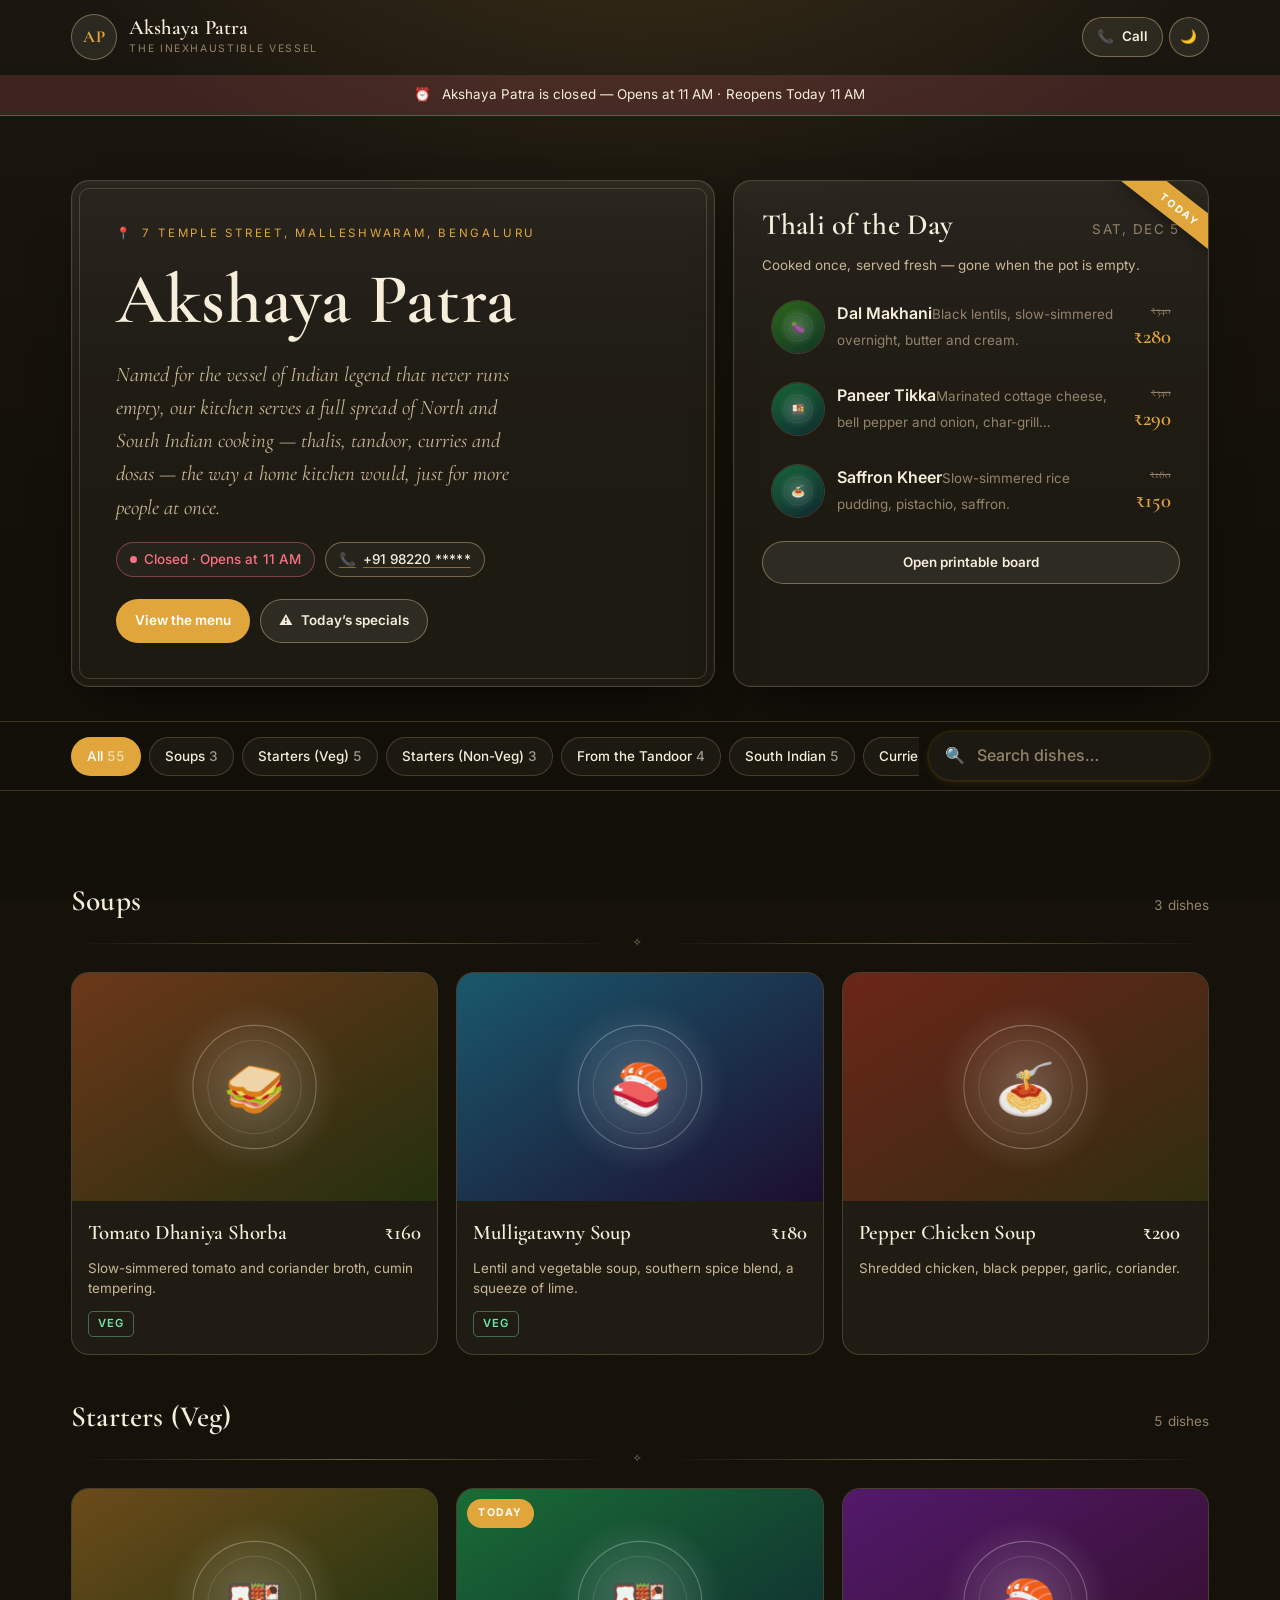
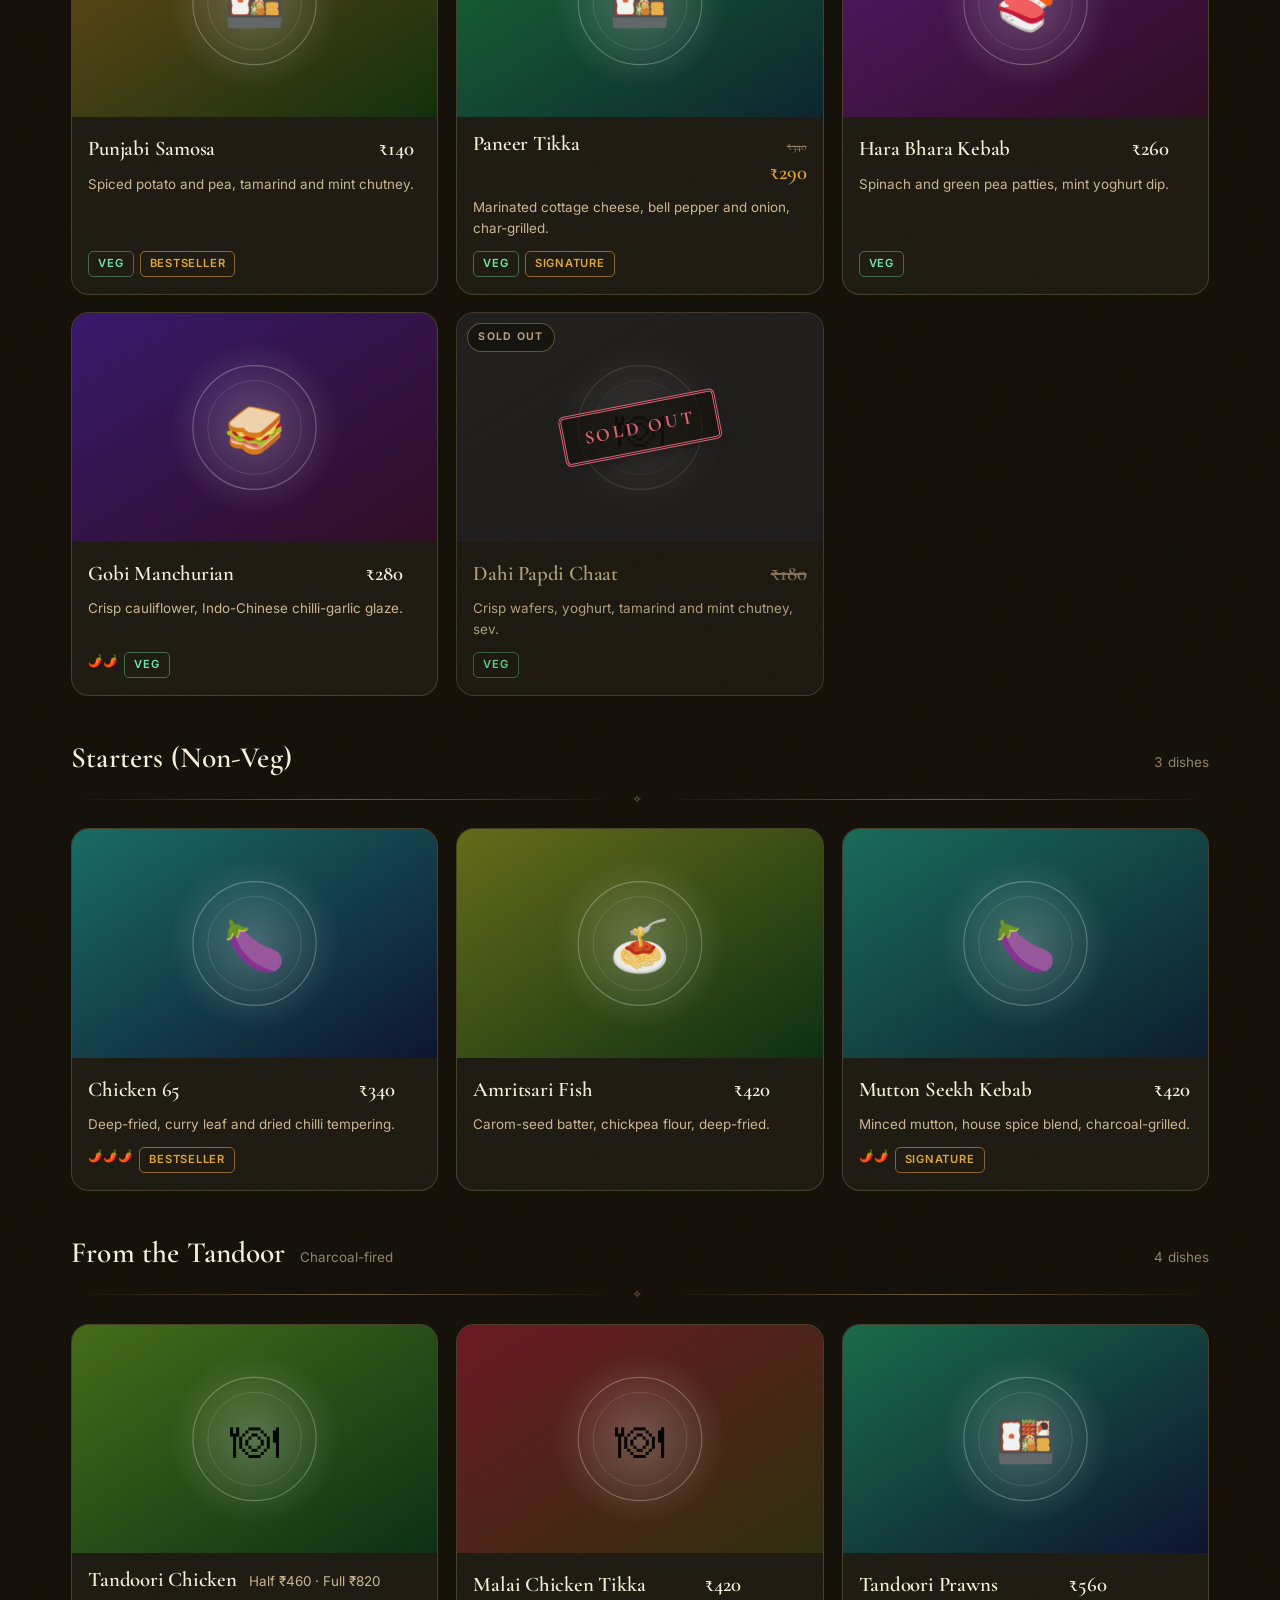
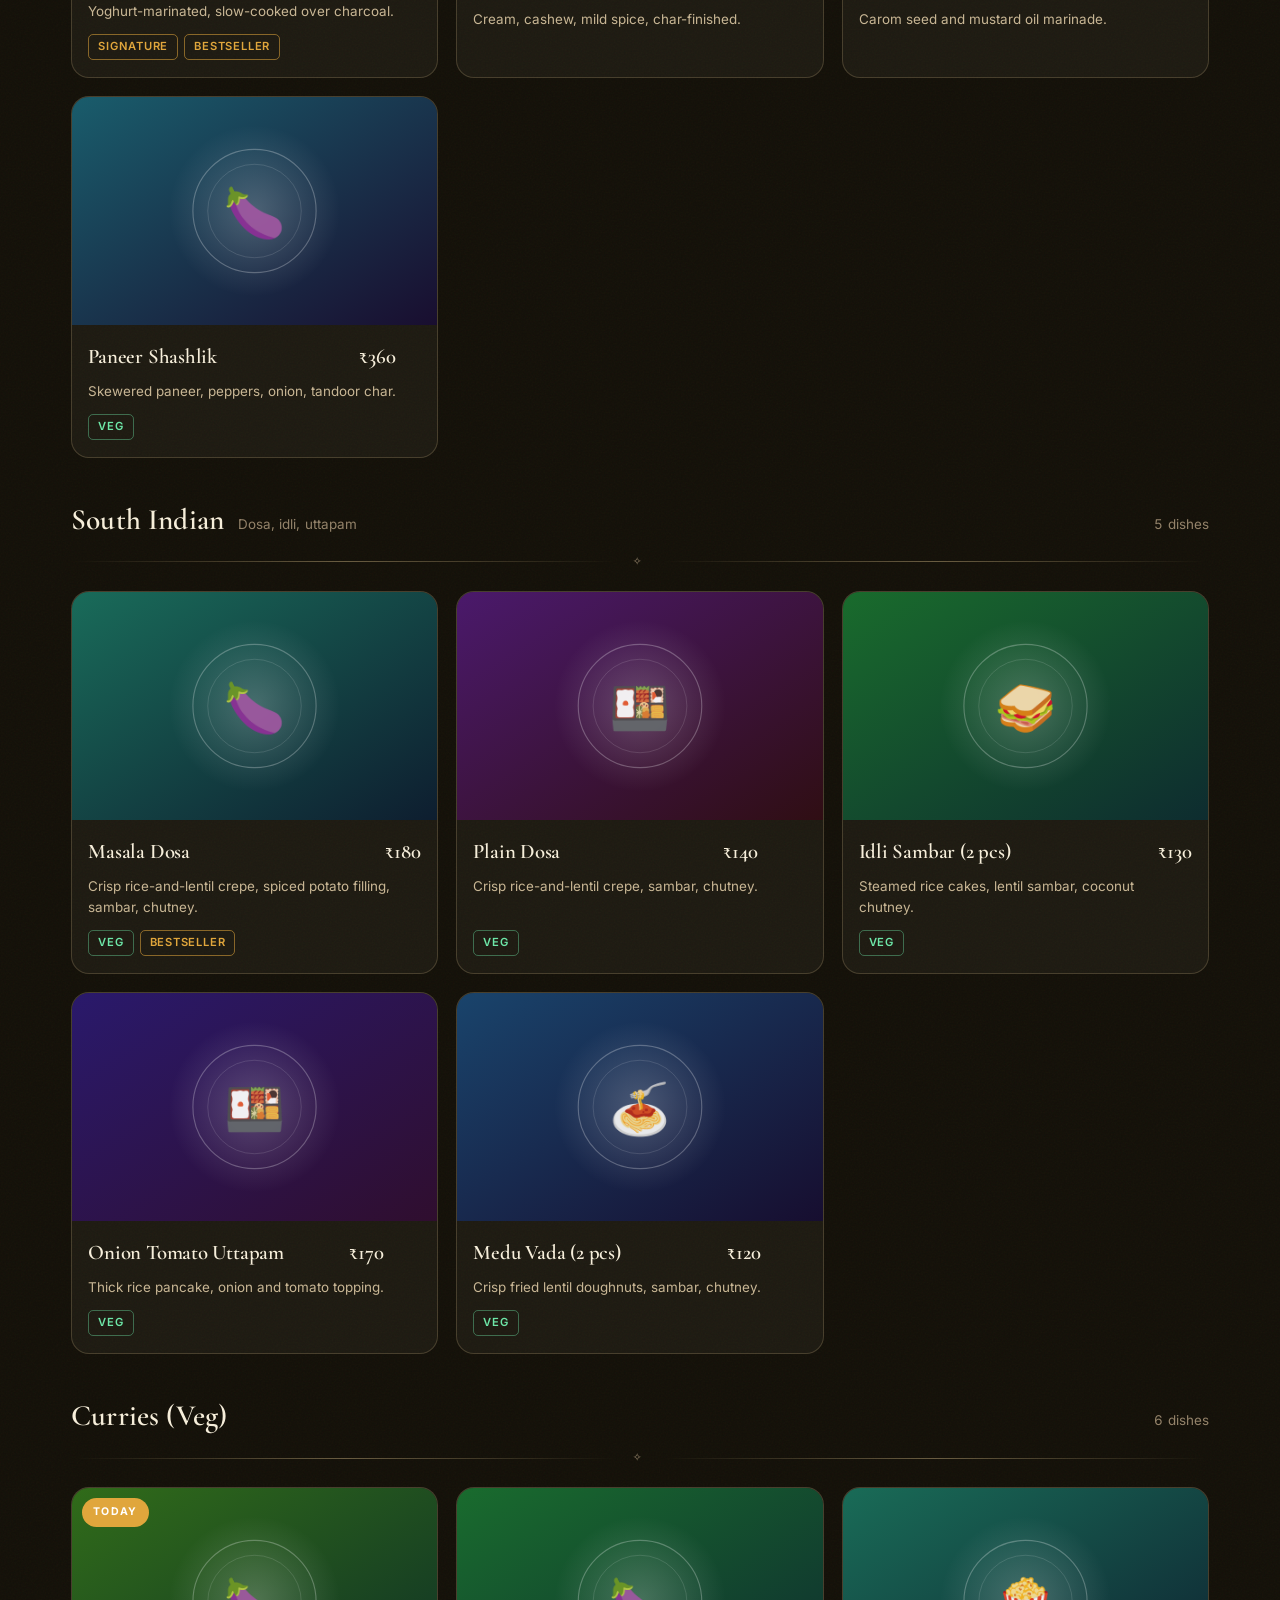
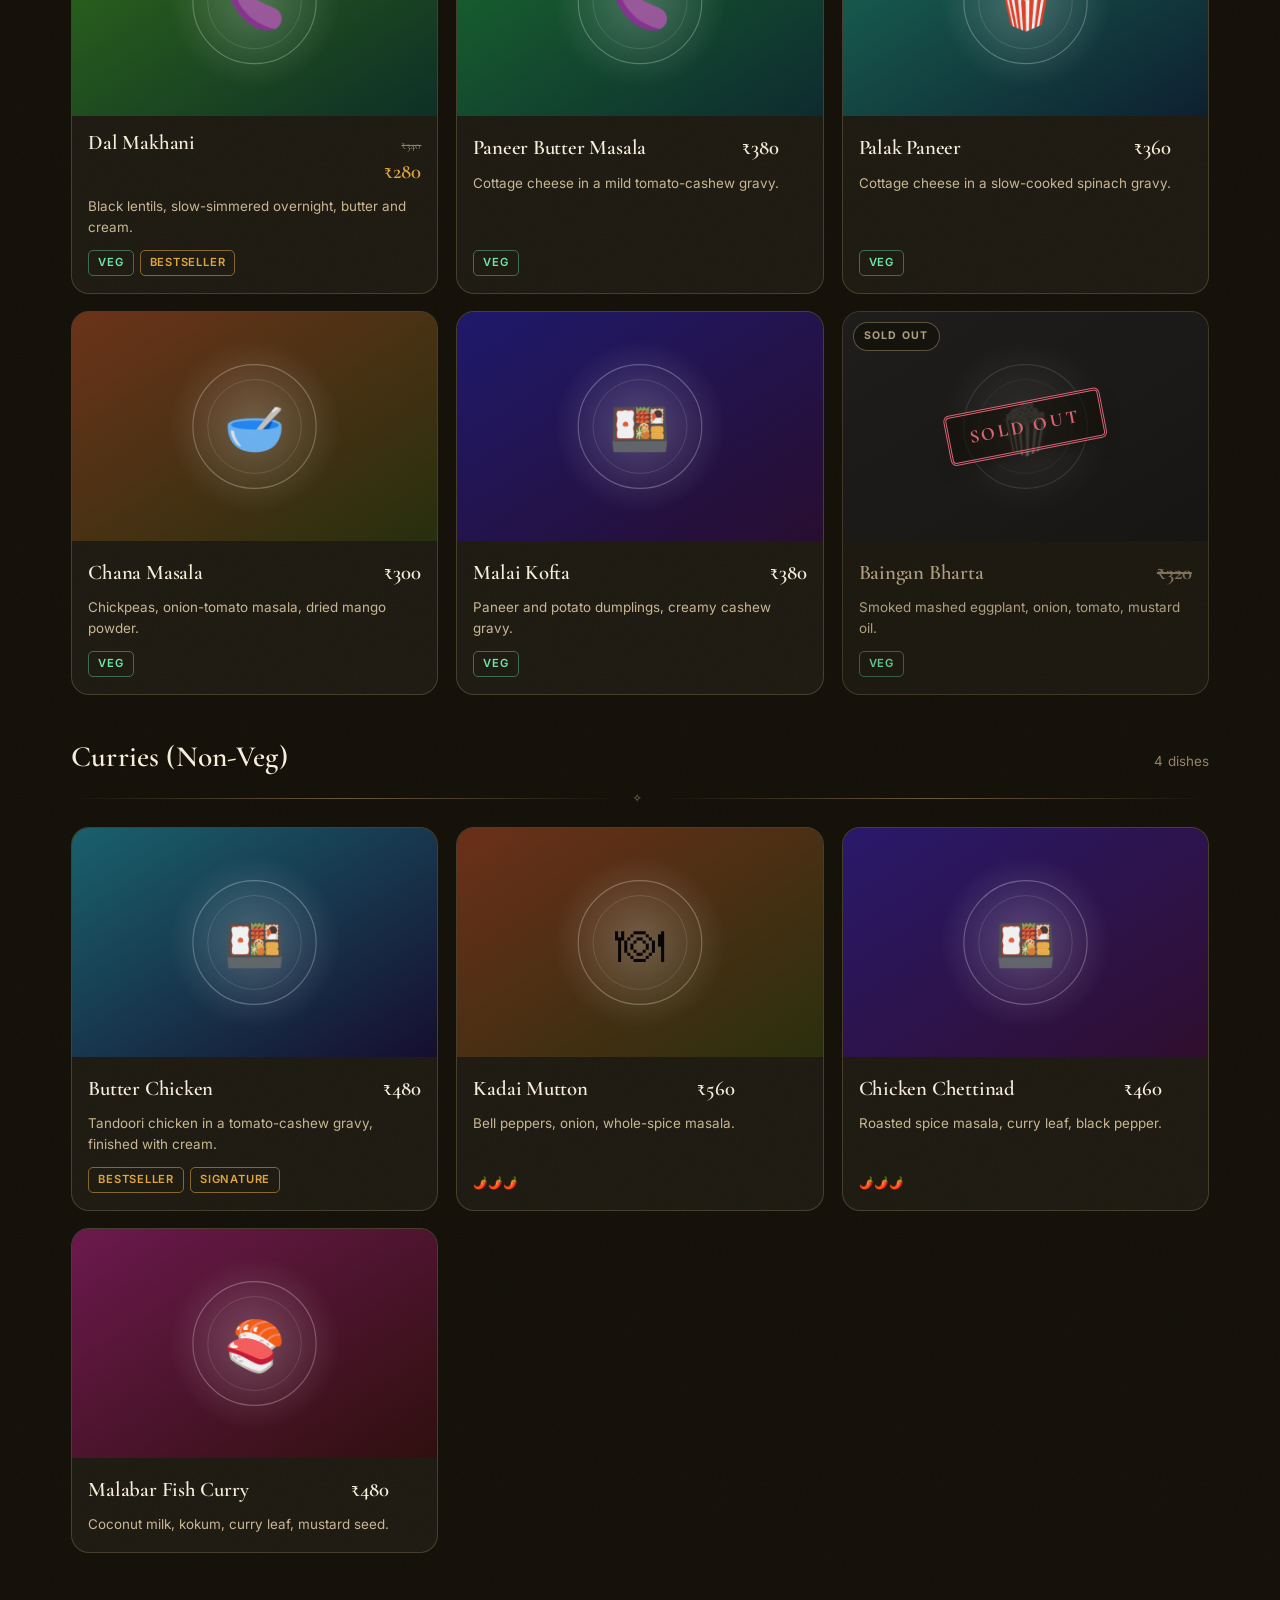
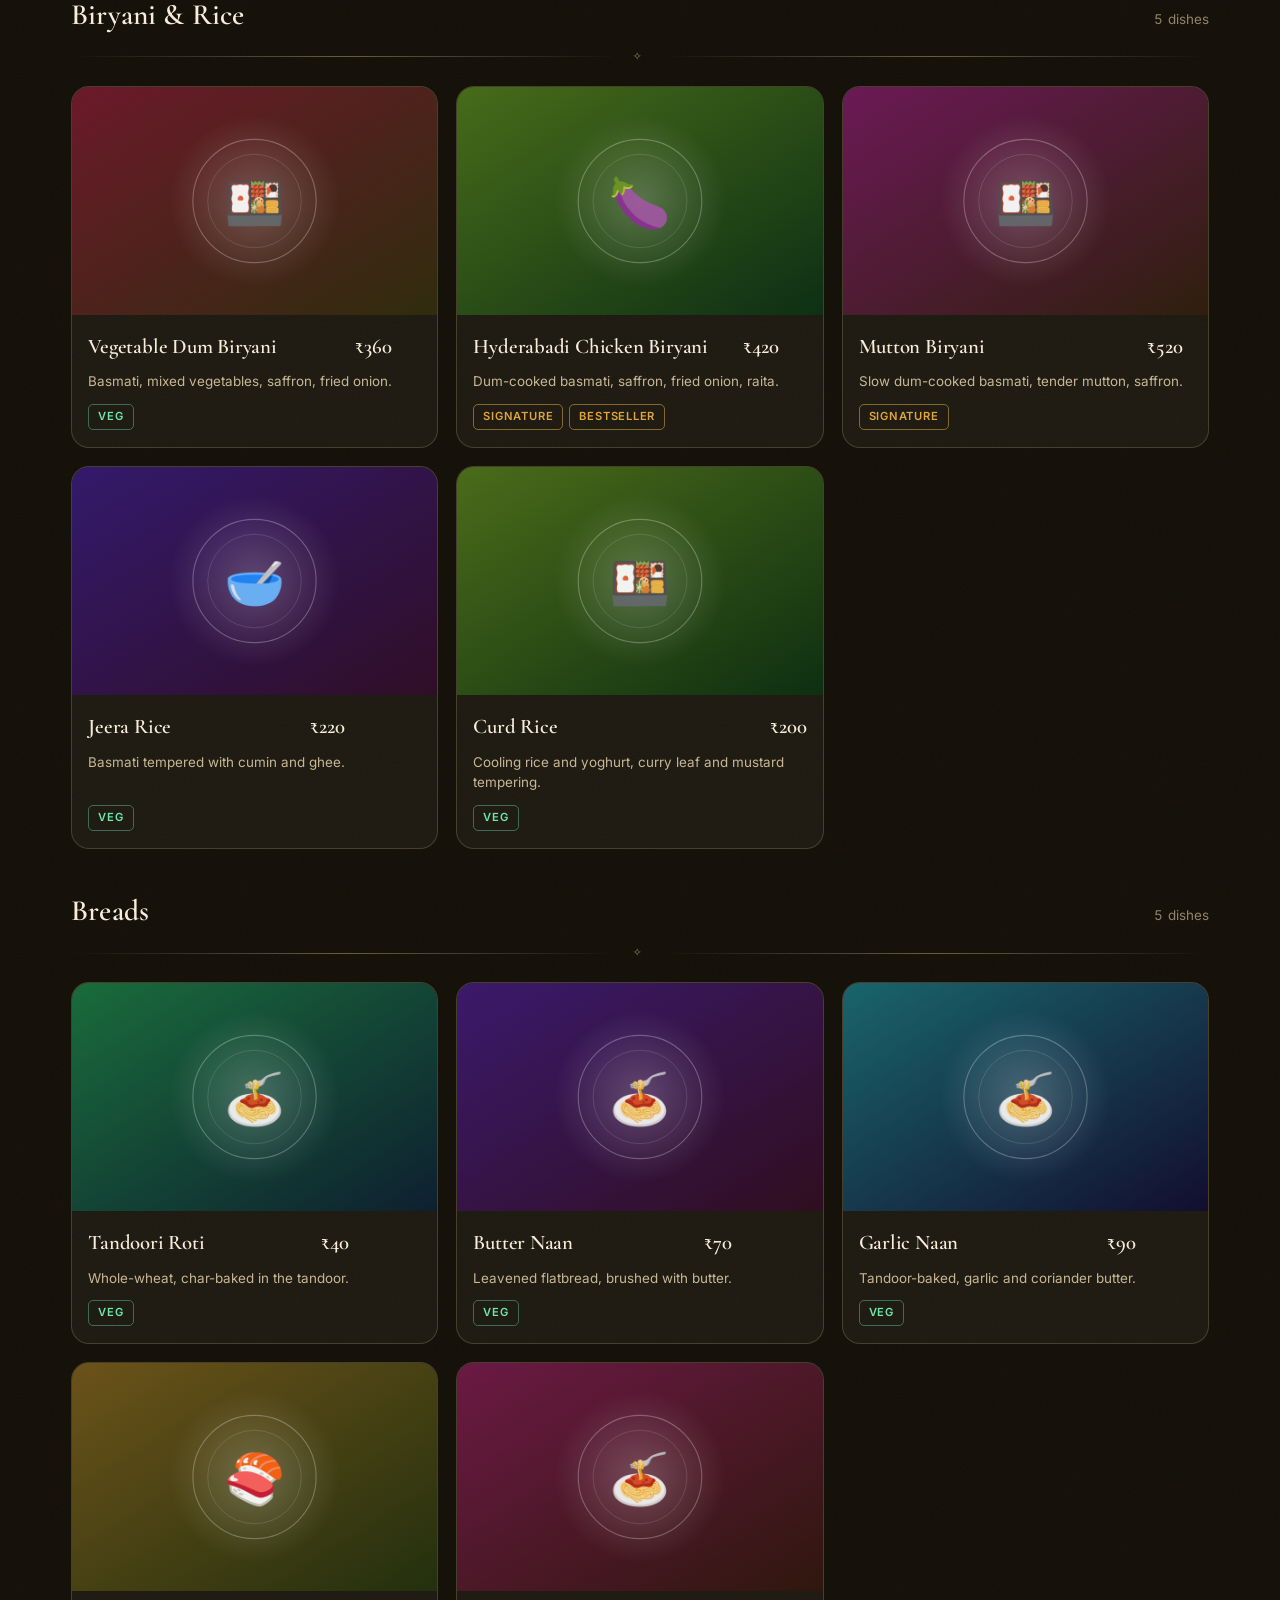
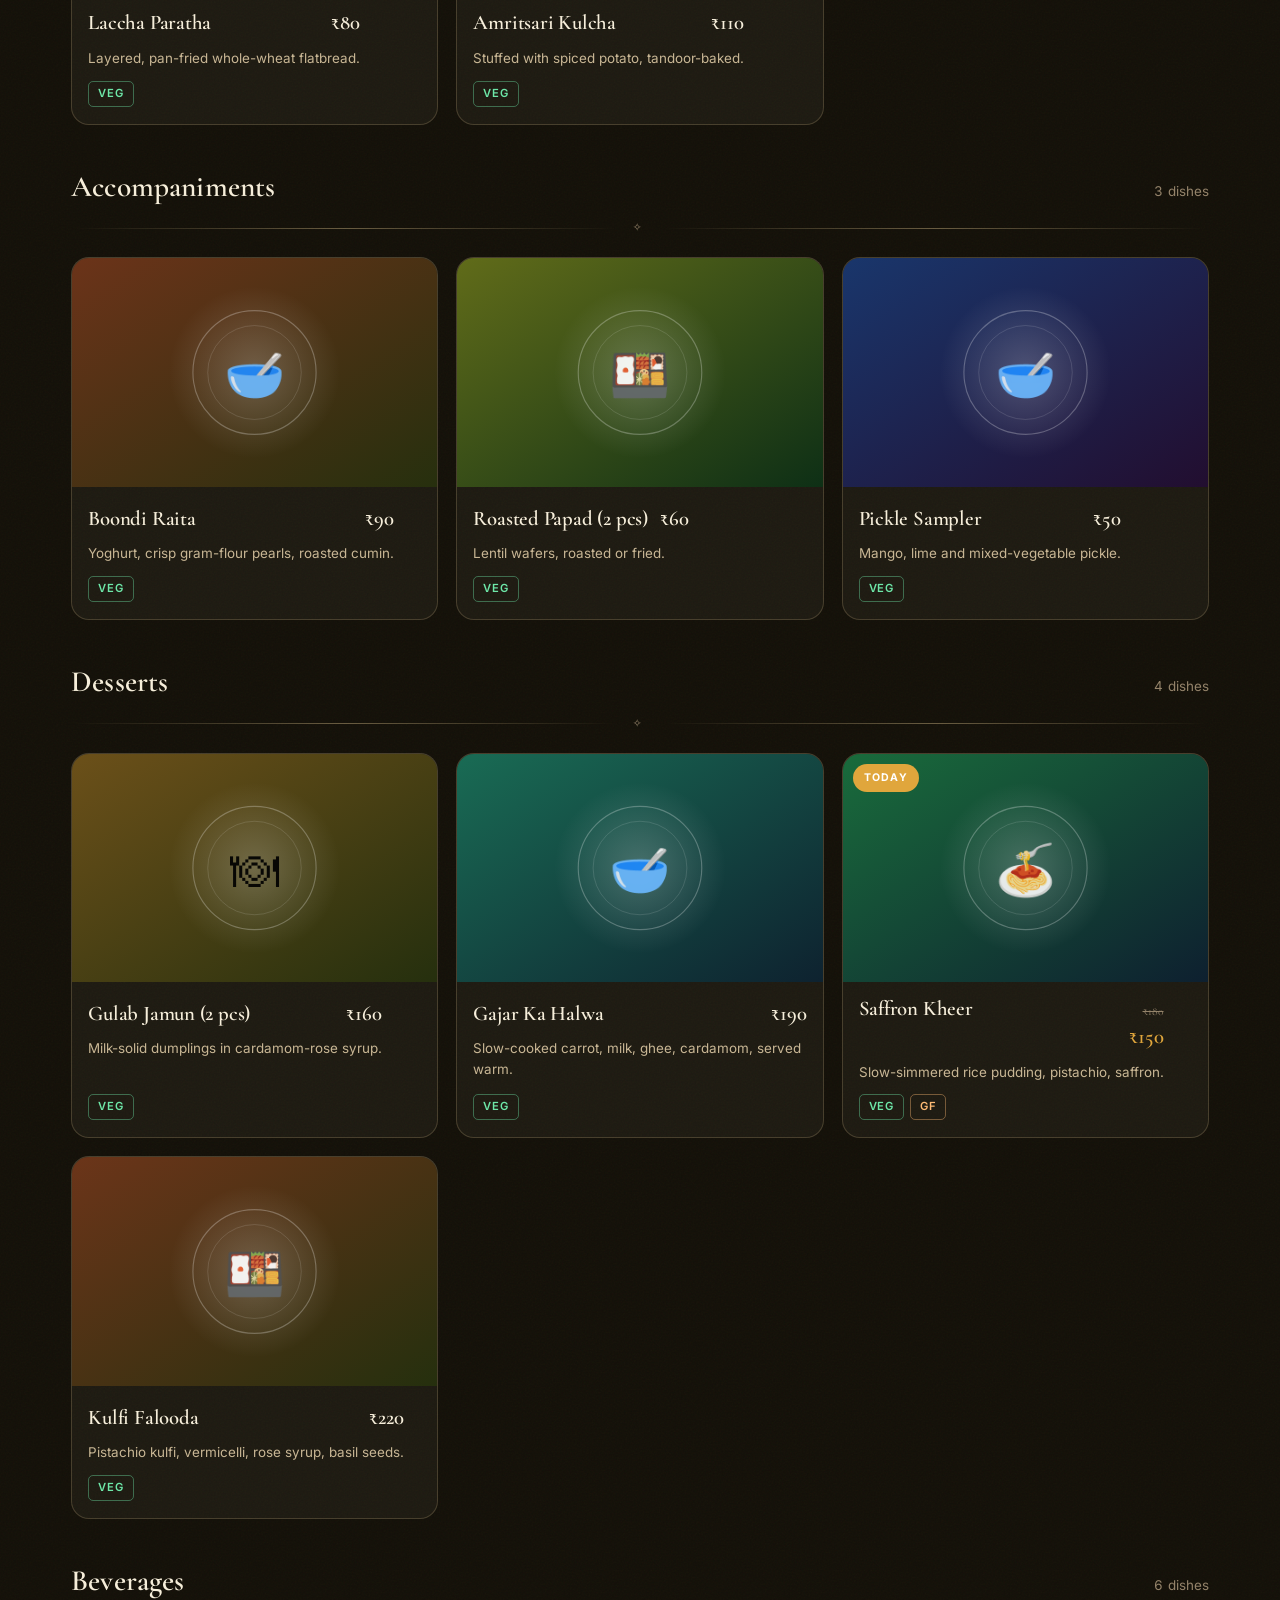
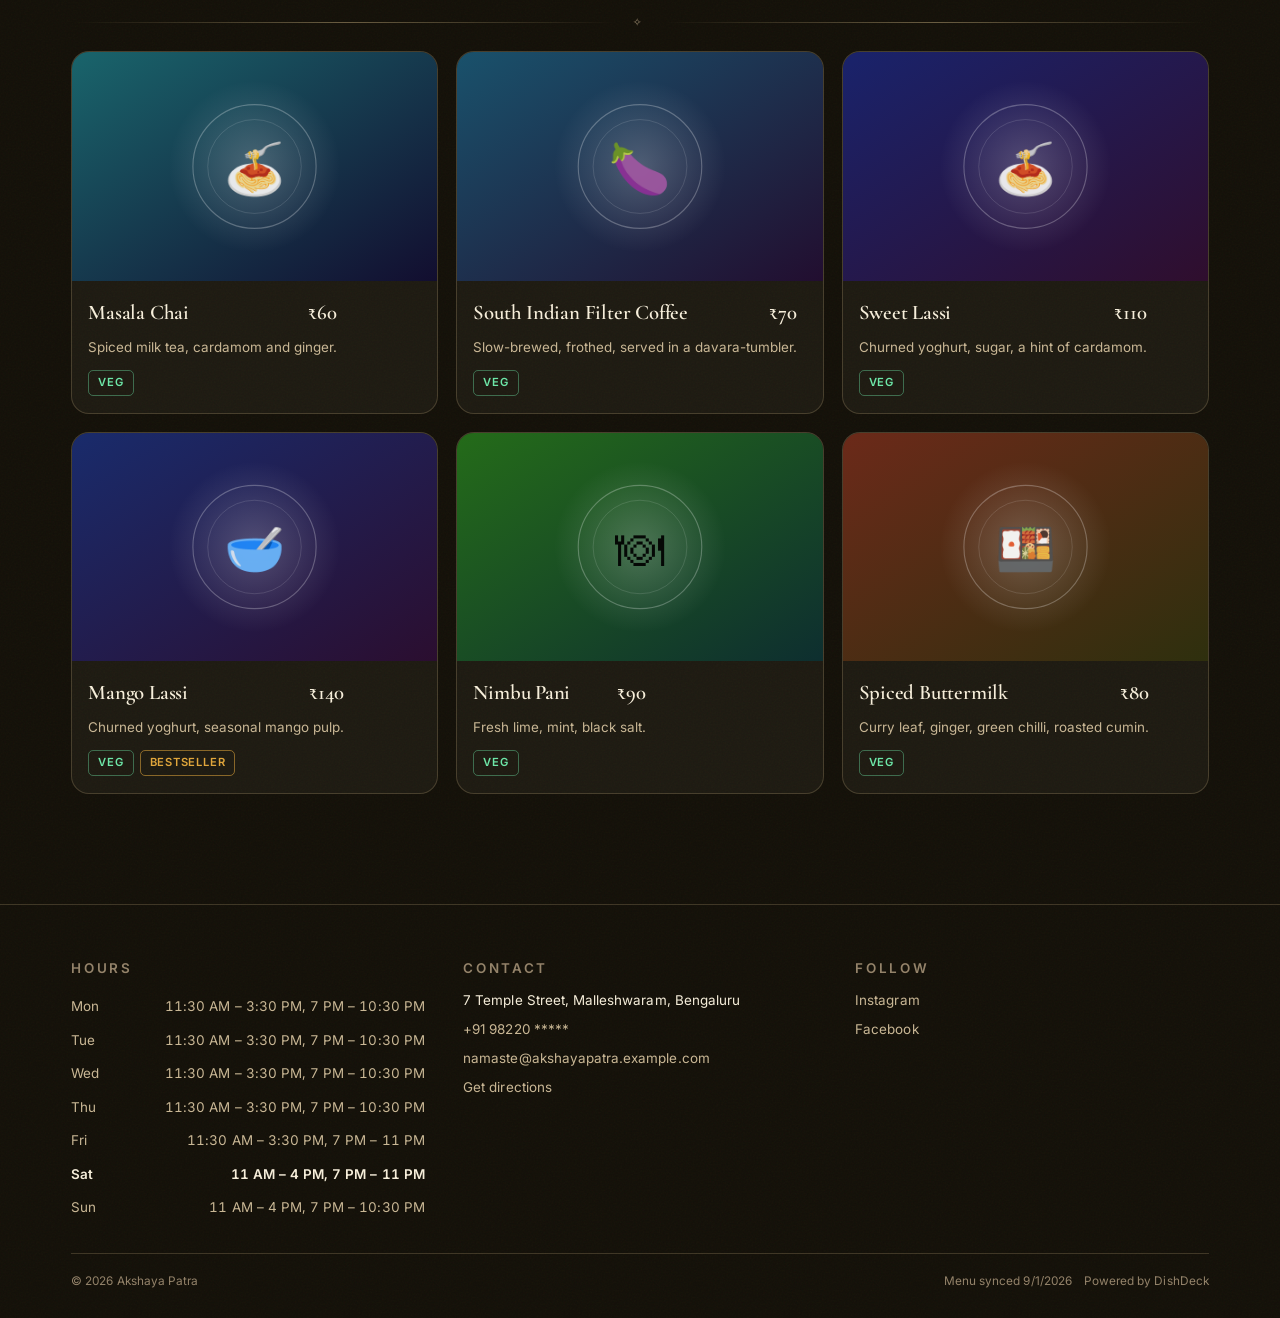
<file: index.html>
<!doctype html>
<html lang="en">
<head>
<meta charset="utf-8" />
<meta name="viewport" content="width=device-width, initial-scale=1, viewport-fit=cover" />
<title>DishDeck</title>
<meta name="description" content="Restaurant menu" />
<link rel="stylesheet" href="/assets/css/theme.css" />
<link rel="stylesheet" href="/assets/css/app.css" />
</head>
<body>
<div id="app">
  <div class="state" style="min-height:70vh;justify-content:center">
    <div style="font-size:2.4rem">&#127869;&#65039;</div>
    <h2 class="state-title">Loading menu…</h2>
    <p class="state-text">Fetching today's dishes and prices.</p>
  </div>
</div>
<script type="module" src="/assets/js/app.js"></script>
</body>
</html>
</file>
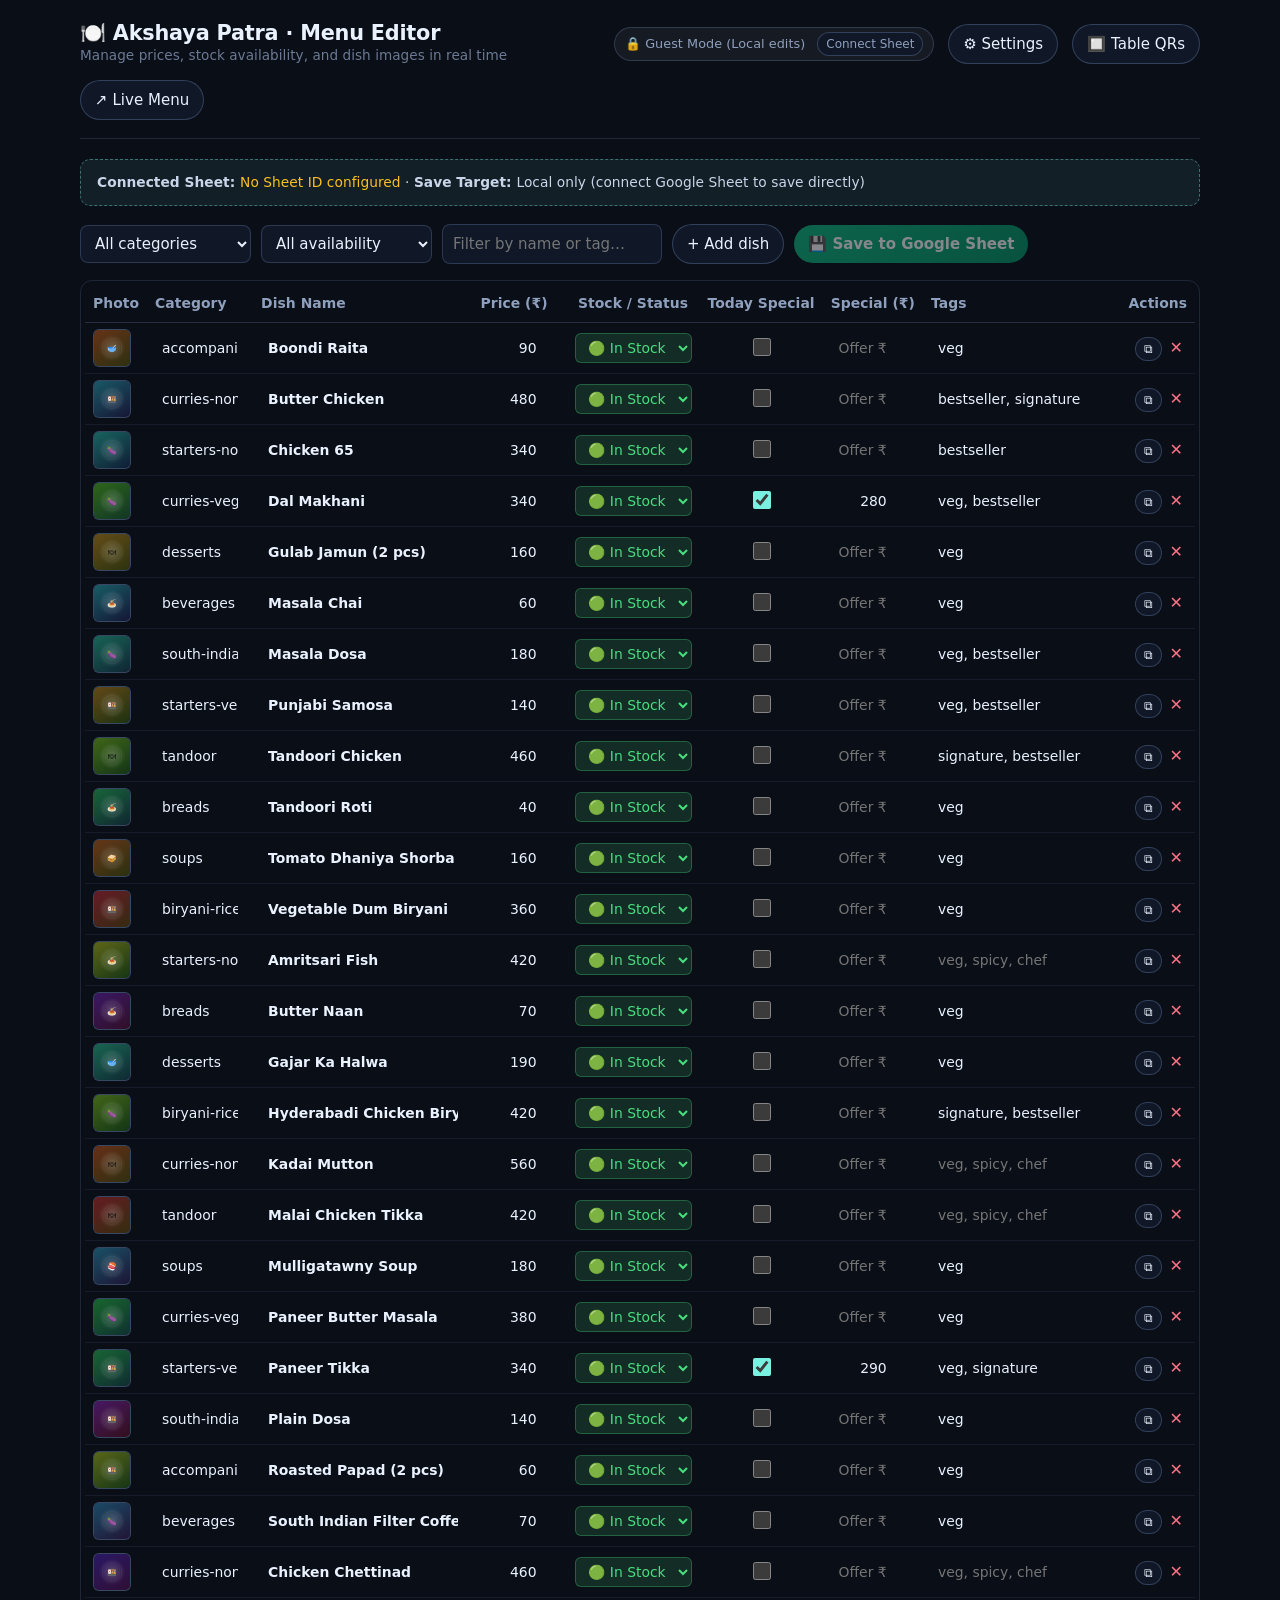
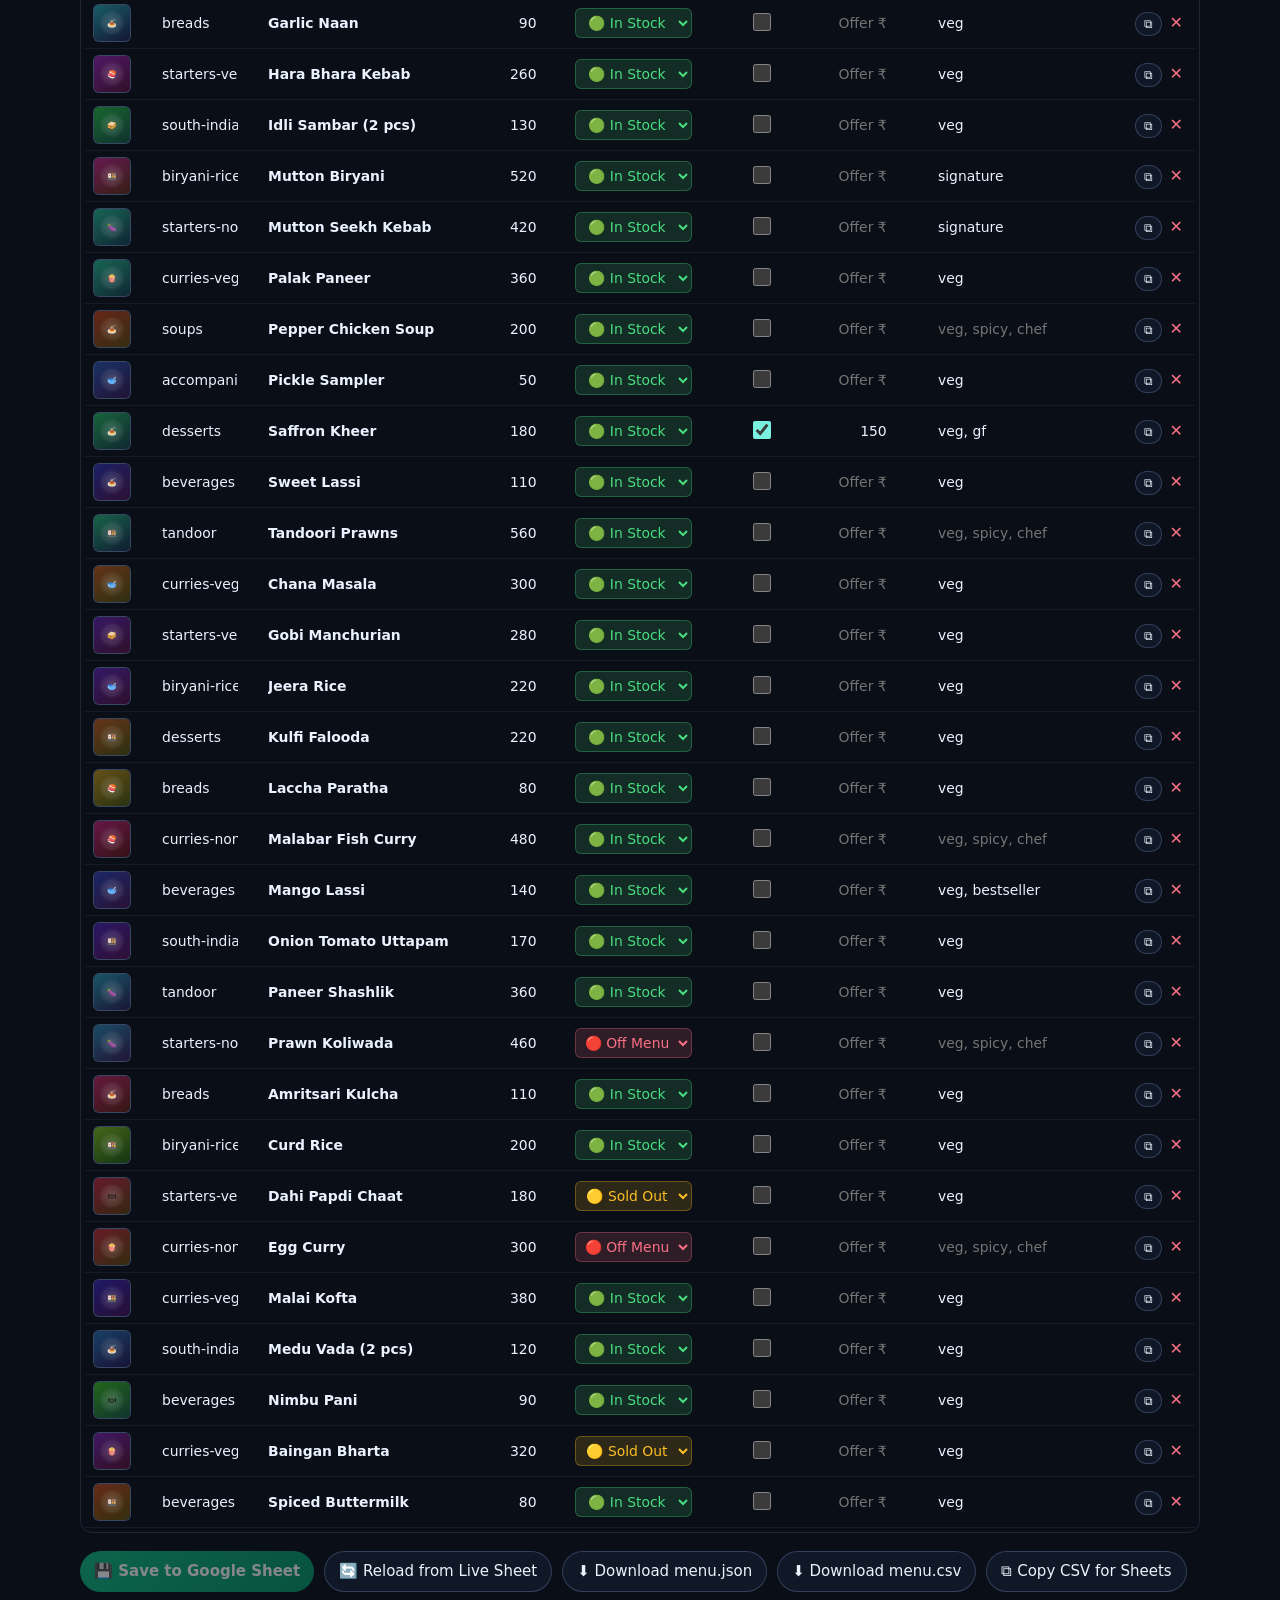
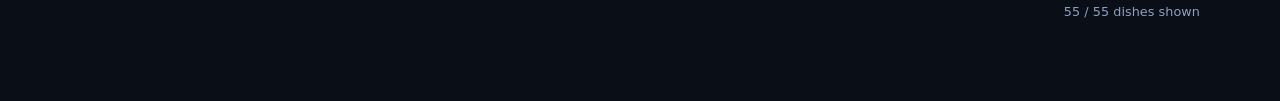
<file: admin.html>
<!doctype html>
<html lang="en">
<head>
<meta charset="utf-8" />
<meta name="viewport" content="width=device-width, initial-scale=1" />
<title>DishDeck · Menu Editor</title>
<link rel="stylesheet" href="/assets/css/theme.css" />
<link rel="stylesheet" href="/assets/css/admin.css" />
<script src="https://accounts.google.com/gsi/client" async defer></script>
</head>
<body data-skin="futuristic" data-mode="dark" data-texture="off">
<div id="admin"></div>
<script type="module" src="/assets/js/admin.js"></script>
</body>
</html>
</file>
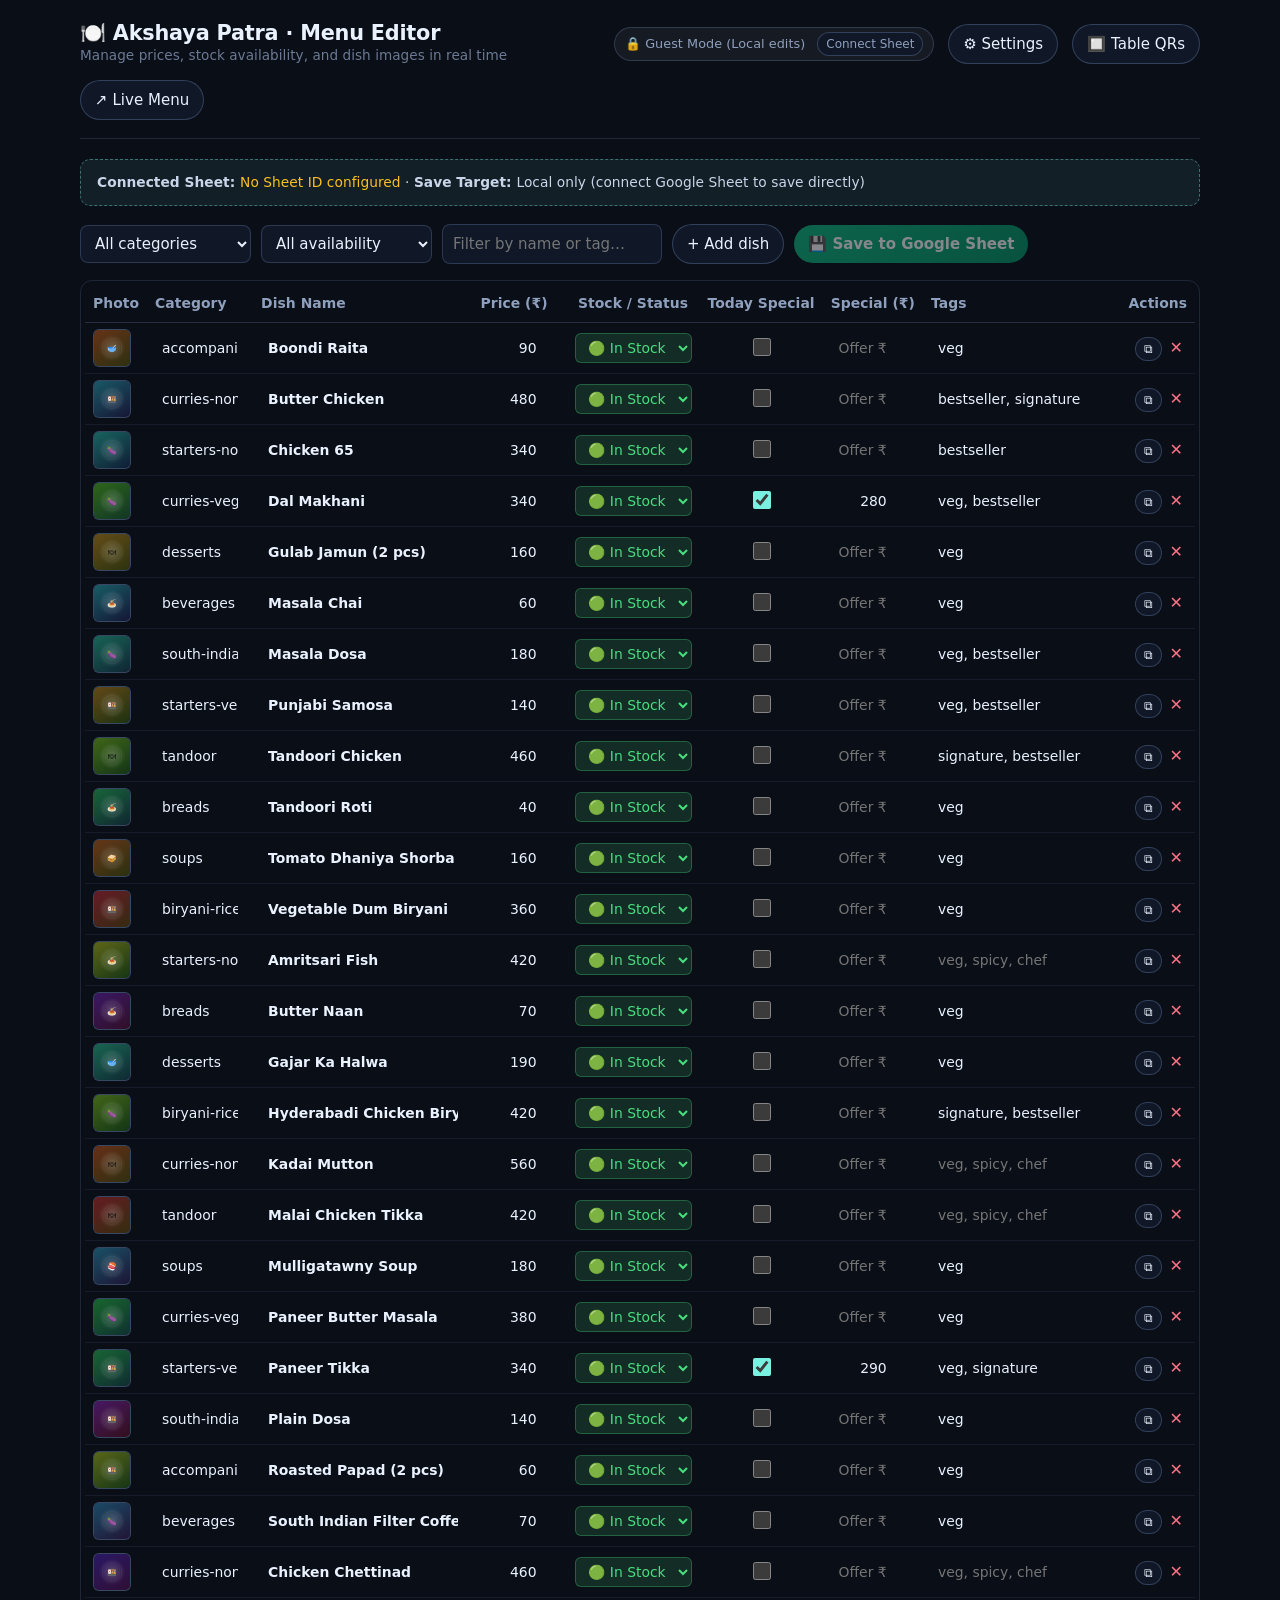
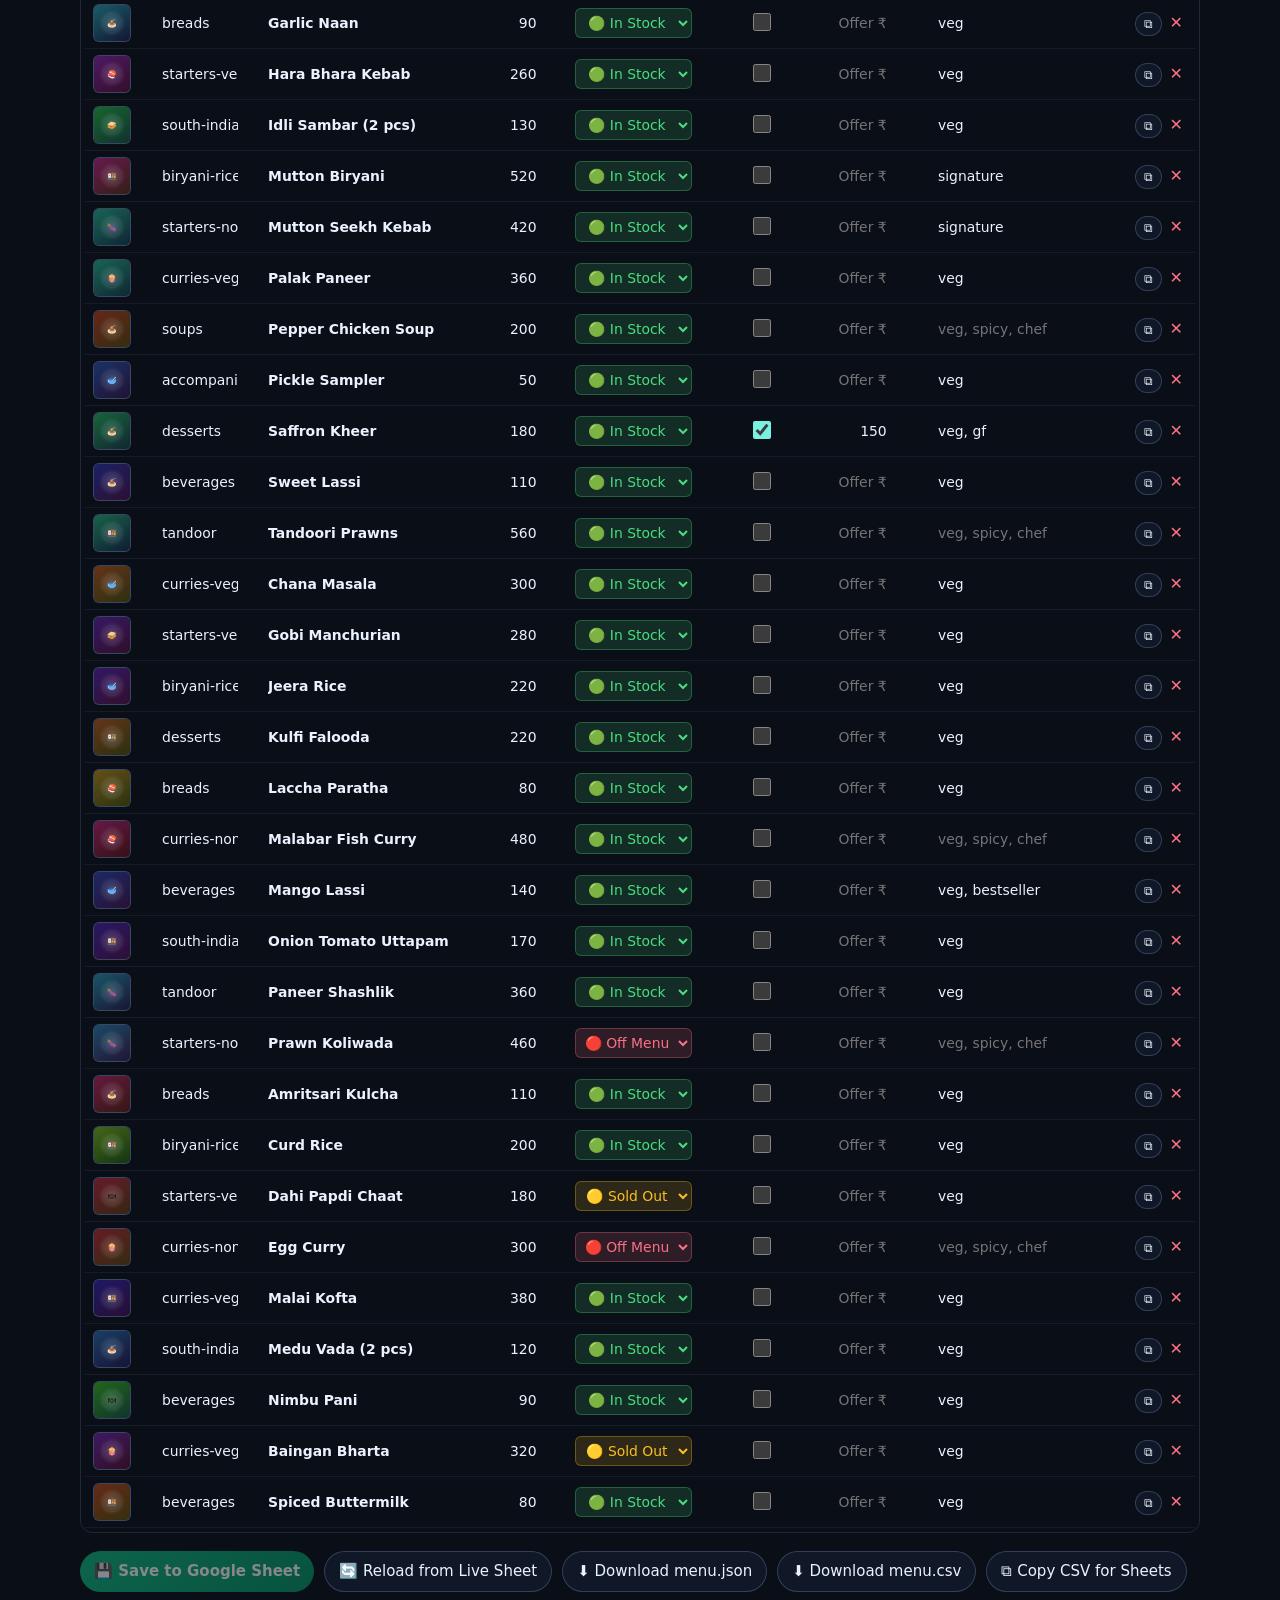
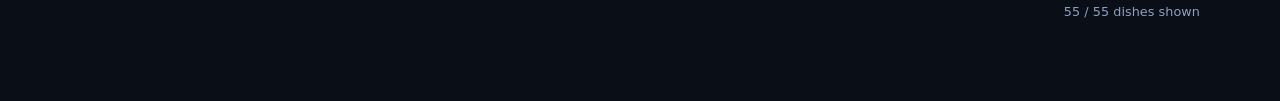
<file: restaurants/akshaya-patra/admin.html>
<!doctype html>
<html lang="en">
<head>
<meta charset="utf-8" />
<meta name="viewport" content="width=device-width, initial-scale=1" />
<title>DishDeck · Menu Editor</title>
<link rel="stylesheet" href="/assets/css/theme.css" />
<link rel="stylesheet" href="/assets/css/admin.css" />
</head>
<body data-skin="futuristic" data-mode="dark" data-texture="off">
<div id="admin"></div>
<script type="module" src="/assets/js/admin.js"></script>
</body>
</html>
</file>
<file: assets/css/theme.css>
/* DishDeck design tokens + skins.
 *
 * Two skins share one token vocabulary:
 *   futuristic - deep space ground, glass panels, neon rim light, grid mesh
 *   classic    - espresso/ivory paper, foil accents, hairline rules, serif
 * Each skin has a dark and a light mode. Per-restaurant accents arrive as
 * inline custom properties from theme.js, so nothing below is brand-specific.
 */

:root {
  color-scheme: dark;

  --accent: #7af0e0;
  --accent-2: #a98bff;
  --on-accent: #0b0d12;
  --accent-a08: rgba(122, 240, 224, .08);
  --accent-a15: rgba(122, 240, 224, .15);
  --accent-a30: rgba(122, 240, 224, .30);
  --accent-a55: rgba(122, 240, 224, .55);
  --accent2-a20: rgba(169, 139, 255, .20);

  --font-display: 'Chakra Petch', system-ui, sans-serif;
  --font-body: 'Inter', system-ui, -apple-system, sans-serif;
  --radius: 18px;
  --radius-sm: calc(var(--radius) * .5);
  --radius-pill: 999px;

  --step--1: clamp(.78rem, .76rem + .1vw, .84rem);
  --step-0: clamp(.94rem, .9rem + .18vw, 1rem);
  --step-1: clamp(1.1rem, 1.02rem + .4vw, 1.3rem);
  --step-2: clamp(1.35rem, 1.2rem + .8vw, 1.85rem);
  --step-3: clamp(1.8rem, 1.45rem + 1.8vw, 3rem);
  --step-4: clamp(2.4rem, 1.7rem + 3.4vw, 4.6rem);

  --gap: clamp(14px, 1.4vw, 22px);
  --pad-page: clamp(16px, 4vw, 56px);
  --maxw: 1240px;

  --ok: #4ade80;
  --warn: #fbbf24;
  --bad: #fb7185;

  --tr-fast: 140ms cubic-bezier(.2, .7, .3, 1);
  --tr: 260ms cubic-bezier(.2, .7, .3, 1);
}

/* ------------------------- futuristic · dark --------------------------- */

:root[data-skin="futuristic"][data-mode="dark"] {
  --bg: #070b14;
  --bg-2: #0a1020;
  --panel: rgba(255, 255, 255, .045);
  --panel-2: rgba(255, 255, 255, .075);
  --panel-solid: #0d1424;
  --ink: #eaf2ff;
  --ink-2: #a9b7d0;
  --ink-3: #6b7a94;
  --line: rgba(160, 190, 255, .14);
  --line-strong: rgba(160, 190, 255, .28);
  --shadow: 0 18px 50px -18px rgba(0, 0, 0, .85);
  --glow: 0 0 0 1px var(--accent-a30), 0 12px 40px -12px var(--accent-a30);
  --blur: 14px;
  --ground:
    radial-gradient(1100px 640px at 12% -8%, var(--accent-a15), transparent 62%),
    radial-gradient(900px 520px at 88% 4%, var(--accent2-a20), transparent 58%),
    linear-gradient(180deg, var(--bg-2), var(--bg) 55%);
  --mesh: linear-gradient(var(--line) 1px, transparent 1px) 0 0 / 100% 46px,
          linear-gradient(90deg, var(--line) 1px, transparent 1px) 0 0 / 46px 100%;
  --mesh-opacity: .5;
}

/* ------------------------- futuristic · light -------------------------- */

:root[data-skin="futuristic"][data-mode="light"] {
  color-scheme: light;
  --bg: #f3f6fb;
  --bg-2: #ffffff;
  --panel: rgba(255, 255, 255, .78);
  --panel-2: #ffffff;
  --panel-solid: #ffffff;
  --ink: #0d1626;
  --ink-2: #48566e;
  --ink-3: #78869c;
  --line: rgba(16, 32, 64, .12);
  --line-strong: rgba(16, 32, 64, .22);
  --shadow: 0 16px 40px -20px rgba(15, 30, 60, .35);
  --glow: 0 0 0 1px var(--accent-a30), 0 14px 34px -16px var(--accent-a30);
  --blur: 10px;
  --ground:
    radial-gradient(1000px 600px at 10% -10%, var(--accent-a15), transparent 60%),
    radial-gradient(820px 480px at 92% 0%, var(--accent2-a20), transparent 58%),
    linear-gradient(180deg, #ffffff, var(--bg) 60%);
  --mesh: linear-gradient(var(--line) 1px, transparent 1px) 0 0 / 100% 46px,
          linear-gradient(90deg, var(--line) 1px, transparent 1px) 0 0 / 46px 100%;
  --mesh-opacity: .35;
}

/* --------------------------- classic · dark ---------------------------- */

:root[data-skin="classic"][data-mode="dark"] {
  --bg: #131009;
  --bg-2: #1b1710;
  --panel: rgba(255, 246, 227, .045);
  --panel-2: rgba(255, 246, 227, .08);
  --panel-solid: #1c1810;
  --ink: #f6eeda;
  --ink-2: #c9b795;
  --ink-3: #94836a;
  --line: rgba(232, 205, 148, .20);
  --line-strong: rgba(232, 205, 148, .40);
  --shadow: 0 22px 46px -24px rgba(0, 0, 0, .9);
  --glow: 0 0 0 1px var(--accent-a30);
  --blur: 0px;
  --ground:
    radial-gradient(900px 520px at 50% -12%, var(--accent-a15), transparent 64%),
    linear-gradient(180deg, var(--bg-2), var(--bg) 60%);
  --mesh: none;
  --mesh-opacity: 0;
  --radius: 6px;
}

/* --------------------------- classic · light --------------------------- */

:root[data-skin="classic"][data-mode="light"] {
  color-scheme: light;
  --bg: #f7f1e4;
  --bg-2: #fffaf0;
  --panel: rgba(255, 255, 255, .72);
  --panel-2: #fffdf8;
  --panel-solid: #fffdf8;
  --ink: #241c10;
  --ink-2: #6a5a41;
  --ink-3: #8d7b5f;
  --line: rgba(80, 60, 25, .18);
  --line-strong: rgba(80, 60, 25, .34);
  --shadow: 0 18px 40px -24px rgba(80, 60, 25, .45);
  --glow: 0 0 0 1px var(--accent-a30);
  --blur: 0px;
  --ground:
    radial-gradient(900px 520px at 50% -14%, var(--accent-a15), transparent 62%),
    linear-gradient(180deg, #fffaf0, var(--bg) 60%);
  --mesh: none;
  --mesh-opacity: 0;
  --radius: 6px;
}

/* ------------------------------- base --------------------------------- */

*, *::before, *::after { box-sizing: border-box; }

html { -webkit-text-size-adjust: 100%; scroll-behavior: smooth; }

body {
  margin: 0;
  min-height: 100svh;
  background: var(--bg);
  color: var(--ink);
  font: 400 var(--step-0)/1.6 var(--font-body);
  letter-spacing: .003em;
  overflow-x: hidden;
  -webkit-font-smoothing: antialiased;
}

/* Layered ground: gradient wash, then the futuristic grid, then texture. */
body::before,
body::after {
  content: '';
  position: fixed;
  inset: 0;
  pointer-events: none;
  z-index: -2;
}

body::before { background: var(--ground); }

body::after {
  background: var(--mesh);
  opacity: var(--mesh-opacity);
  mask-image: radial-gradient(120% 90% at 50% 0%, #000 20%, transparent 78%);
  -webkit-mask-image: radial-gradient(120% 90% at 50% 0%, #000 20%, transparent 78%);
  z-index: -1;
}

/* Paper grain / film grain, switchable per restaurant (theme.texture). */
:root[data-texture="on"] body {
  background-image:
    url("data:image/svg+xml;charset=utf-8,%3Csvg xmlns='http://www.w3.org/2000/svg' width='160' height='160'%3E%3Cfilter id='n'%3E%3CfeTurbulence type='fractalNoise' baseFrequency='.82' numOctaves='3'/%3E%3C/filter%3E%3Crect width='160' height='160' filter='url(%23n)' opacity='.5'/%3E%3C/svg%3E");
  background-repeat: repeat;
  background-blend-mode: overlay;
}

:root[data-skin="classic"][data-texture="on"] body { background-size: 220px; }

h1, h2, h3, h4 {
  font-family: var(--font-display);
  font-weight: 600;
  line-height: 1.12;
  margin: 0;
  letter-spacing: -.01em;
}

:root[data-skin="futuristic"] h1,
:root[data-skin="futuristic"] .display-caps {
  letter-spacing: .04em;
  text-transform: uppercase;
}

:root[data-skin="classic"] h1,
:root[data-skin="classic"] h2 { letter-spacing: .005em; }

p { margin: 0; }
img { max-width: 100%; display: block; }
a { color: inherit; text-decoration-color: var(--accent-a55); text-underline-offset: 3px; }
button, input, select, textarea { font: inherit; color: inherit; }

:where(a, button, input, select, [tabindex]):focus-visible {
  outline: 2px solid var(--accent);
  outline-offset: 3px;
  border-radius: 4px;
}

::selection { background: var(--accent-a30); color: var(--ink); }

.sr-only {
  position: absolute; width: 1px; height: 1px; padding: 0; margin: -1px;
  overflow: hidden; clip: rect(0 0 0 0); white-space: nowrap; border: 0;
}

.skip-link {
  position: absolute; left: 50%; top: -60px; transform: translateX(-50%);
  z-index: 100; padding: 10px 18px; border-radius: var(--radius-pill);
  background: var(--accent); color: var(--on-accent); font-weight: 600;
  transition: top var(--tr);
}
.skip-link:focus { top: 12px; }

/* ----------------------------- primitives ----------------------------- */

.panel {
  background: var(--panel);
  border: 1px solid var(--line);
  border-radius: var(--radius);
  backdrop-filter: blur(var(--blur));
  -webkit-backdrop-filter: blur(var(--blur));
}

:root[data-skin="futuristic"] .panel { box-shadow: var(--shadow); }

/* Classic panels read as pressed paper with a hairline inner rule. */
:root[data-skin="classic"] .panel {
  box-shadow: var(--shadow), inset 0 0 0 1px rgba(255, 255, 255, .03);
  background-image: linear-gradient(180deg, rgba(255, 255, 255, .03), transparent 40%);
}

.pill {
  display: inline-flex; align-items: center; gap: 7px;
  padding: 6px 13px; border-radius: var(--radius-pill);
  border: 1px solid var(--line-strong);
  background: var(--panel);
  font-size: var(--step--1); font-weight: 500;
  white-space: nowrap;
}

.dot { width: 7px; height: 7px; border-radius: 50%; background: currentColor; flex: none; }

.pill.is-open { color: var(--ok); border-color: color-mix(in srgb, var(--ok) 40%, transparent); }
.pill.is-shut { color: var(--bad); border-color: color-mix(in srgb, var(--bad) 40%, transparent); }

.pill.is-open .dot { box-shadow: 0 0 0 4px color-mix(in srgb, var(--ok) 22%, transparent); }

.btn {
  display: inline-flex; align-items: center; justify-content: center; gap: 8px;
  padding: 10px 18px; border-radius: var(--radius-pill);
  border: 1px solid var(--line-strong);
  background: var(--panel-2);
  color: var(--ink);
  font-size: var(--step--1); font-weight: 600;
  cursor: pointer;
  transition: transform var(--tr-fast), box-shadow var(--tr-fast), background var(--tr-fast), border-color var(--tr-fast);
  text-decoration: none;
}
.btn:hover { transform: translateY(-1px); border-color: var(--accent-a55); box-shadow: var(--glow); }
.btn:active { transform: translateY(0); }

.btn-primary {
  background: linear-gradient(135deg, var(--accent), var(--accent-2));
  color: var(--on-accent);
  border-color: transparent;
}
:root[data-skin="classic"] .btn-primary { background: var(--accent); }

.btn-ghost { background: transparent; }
.btn-icon { padding: 10px; width: 40px; height: 40px; border-radius: 50%; }

.tag {
  display: inline-flex; align-items: center; gap: 5px;
  padding: 3px 9px; border-radius: 5px;
  font-size: .7rem; font-weight: 600; letter-spacing: .07em; text-transform: uppercase;
  border: 1px solid var(--line-strong); color: var(--ink-2);
}
.tag[data-tag="veg"] { color: #6ee7a8; border-color: rgba(110, 231, 168, .4); }
.tag[data-tag="vegan"] { color: #86efac; border-color: rgba(134, 239, 172, .4); }
.tag[data-tag="chef"], .tag[data-tag="signature"], .tag[data-tag="bestseller"] {
  color: var(--accent); border-color: var(--accent-a55);
}
.tag[data-tag="new"] { color: var(--accent-2); border-color: var(--accent2-a20); }
.tag[data-tag="jain"] { color: #fcd34d; border-color: rgba(252, 211, 77, .4); }
.tag[data-tag="gf"], .tag[data-tag="glutenfree"] { color: #fdba74; border-color: rgba(253, 186, 116, .4); }

/* Ornamental divider: neon bar (futuristic) or foil rule + diamond (classic) */
.rule { display: flex; align-items: center; gap: 14px; color: var(--ink-3); }
.rule::before, .rule::after {
  content: ''; height: 1px; flex: 1;
  background: linear-gradient(90deg, transparent, var(--line-strong), transparent);
}
:root[data-skin="futuristic"] .rule.rule-solo::before,
:root[data-skin="futuristic"] .rule.rule-solo::after {
  background: linear-gradient(90deg, transparent, var(--accent-a55), transparent);
}
:root[data-skin="classic"] .rule .rule-mark { font-size: .7rem; letter-spacing: .5em; }

@media (prefers-reduced-motion: reduce) {
  html { scroll-behavior: auto; }
  *, *::before, *::after { animation-duration: .001ms !important; transition-duration: .001ms !important; }
}
</file>
<file: assets/css/app.css>
/* DishDeck layout + components. Tokens come from theme.css. */

.wrap { width: 100%; max-width: var(--maxw); margin-inline: auto; padding-inline: var(--pad-page); }

/* ------------------------------- header -------------------------------- */

.topbar {
  position: sticky; top: 0; z-index: 40;
  border-bottom: 1px solid transparent;
  transition: background var(--tr), border-color var(--tr), backdrop-filter var(--tr);
}
.topbar[data-stuck="1"] {
  background: color-mix(in srgb, var(--bg) 82%, transparent);
  border-bottom-color: var(--line);
  backdrop-filter: blur(12px) saturate(140%);
  -webkit-backdrop-filter: blur(12px) saturate(140%);
}

.topbar-in {
  display: flex; align-items: center; gap: 12px;
  padding-block: 12px;
  flex-wrap: nowrap;
  overflow: hidden;
}

.brand {
  display: flex; align-items: center; gap: 10px;
  min-width: 0; text-decoration: none;
  flex: 1 1 auto; min-width: 0;
}

.brand-logo {
  width: 40px; height: 40px; flex: none;
  border-radius: 10px; object-fit: contain;
  display: grid; place-items: center;
  border: 1px solid var(--line-strong);
  background: var(--panel-2);
  font-family: var(--font-display); font-weight: 700; font-size: 0.9rem;
  letter-spacing: .02em; color: var(--accent);
}
:root[data-skin="classic"] .brand-logo { border-radius: 50%; }
img.brand-logo { padding: 4px; }

.brand-name {
  font-family: var(--font-display); font-size: var(--step-0); font-weight: 600;
  line-height: 1.2; white-space: nowrap; overflow: hidden; text-overflow: ellipsis;
}
:root[data-skin="futuristic"] .brand-name { letter-spacing: .05em; text-transform: uppercase; }
.brand-sub {
  display: none;
  font-size: .65rem; color: var(--ink-3); letter-spacing: .16em; text-transform: uppercase;
  white-space: nowrap; overflow: hidden; text-overflow: ellipsis;
}

.topbar-actions {
  margin-left: auto; display: flex; align-items: center; gap: 4px;
  flex: 0 0 auto; flex-wrap: nowrap;
}
.topbar-actions .btn {
  padding-inline: 10px; font-size: .8rem;
  height: 40px; display: flex; align-items: center; justify-content: center;
  white-space: nowrap;
}
.topbar-actions .btn-icon {
  width: 40px; height: 40px; flex: none;
}

@media (min-width: 481px) {
  .brand-logo { width: 44px; height: 44px; }
  .brand-name { font-size: var(--step-0); }
  .topbar-actions .btn { padding-inline: 12px; font-size: .85rem; }
}

@media (min-width: 721px) {
  .brand-logo { width: 46px; height: 46px; font-size: 1.05rem; }
  .brand-name { font-size: var(--step-1); }
  .brand-sub { display: block; }
  .topbar-in { gap: clamp(10px, 2vw, 20px); padding-block: 14px; }
  .brand { gap: 12px; }
  .topbar-actions { gap: 6px; }
  .topbar-actions .btn { padding-inline: 14px; font-size: var(--step--1); }
}

/* -------------------------------- hero --------------------------------- */

.hero { padding-block: clamp(26px, 5vw, 64px) clamp(20px, 3vw, 34px); }

.hero-grid {
  display: grid; gap: var(--gap);
  grid-template-columns: minmax(0, 1.15fr) minmax(0, .85fr);
  align-items: stretch;
}
@media (max-width: 900px) { .hero-grid { grid-template-columns: 1fr; } }

.hero-card {
  position: relative; overflow: hidden;
  padding: clamp(22px, 3.4vw, 44px);
  display: flex; flex-direction: column; gap: 18px; justify-content: center;
  min-height: clamp(260px, 34vw, 380px);
}

/* Optional hero photograph, dimmed under the copy. */
.hero-card::before {
  content: ''; position: absolute; inset: 0;
  background-image: var(--hero-image);
  background-size: cover; background-position: center;
  opacity: .34; filter: saturate(1.05);
}
:root[data-hero="plain"] .hero-card::before { display: none; }
.hero-card::after {
  content: ''; position: absolute; inset: 0;
  background: linear-gradient(105deg, color-mix(in srgb, var(--bg) 88%, transparent), transparent 78%);
}
:root[data-hero="plain"] .hero-card::after { display: none; }
.hero-card > * { position: relative; z-index: 1; }

/* Futuristic: a scanning light sweep along the top rim. */
:root[data-skin="futuristic"] .hero-card {
  background-image: linear-gradient(135deg, var(--accent-a08), transparent 46%);
}
:root[data-skin="futuristic"] .hero-card > .rim {
  position: absolute; top: 0; left: 0; right: 0; height: 1px; z-index: 2;
  background: linear-gradient(90deg, transparent, var(--accent), var(--accent-2), transparent);
  opacity: .85;
  animation: sweep 6s ease-in-out infinite;
}
@keyframes sweep {
  0%, 100% { transform: translateX(-30%) scaleX(.6); opacity: .35; }
  50% { transform: translateX(30%) scaleX(1); opacity: .9; }
}
:root[data-skin="classic"] .rim { display: none; }

/* Classic: a double foil frame inset from the panel edge. */
:root[data-skin="classic"] .hero-card {
  outline: 1px solid var(--line);
  outline-offset: -9px;
}

.eyebrow {
  display: inline-flex; align-items: center; gap: 10px;
  font-size: .72rem; letter-spacing: .24em; text-transform: uppercase; color: var(--accent);
}
.hero-title { font-size: var(--step-4); max-width: 22ch; }
.hero-tagline { font-size: var(--step-1); color: var(--ink-2); max-width: 46ch; }
:root[data-skin="classic"] .hero-tagline { font-family: var(--font-display); font-style: italic; }

.hero-meta { display: flex; flex-wrap: wrap; gap: 10px; align-items: center; }
.hero-cta { display: flex; flex-wrap: wrap; gap: 10px; margin-top: 4px; }

.announce {
  display: flex; gap: 12px; align-items: flex-start;
  padding: 12px 16px; border-radius: var(--radius-sm);
  border: 1px dashed var(--accent-a55);
  background: var(--accent-a08);
  font-size: var(--step--1); color: var(--ink);
}
.announce-icon { color: var(--accent); }

/* ------------------------- today's board (specials) -------------------- */

.board-card {
  position: relative; overflow: hidden;
  padding: clamp(18px, 2.4vw, 28px);
  display: flex; flex-direction: column; gap: 14px;
}
.board-head { display: flex; align-items: baseline; gap: 10px; flex-wrap: wrap; }
.board-title { font-size: var(--step-2); }
.board-date { font-size: var(--step--1); color: var(--ink-3); margin-left: auto; letter-spacing: .1em; text-transform: uppercase; }

.board-list { display: flex; flex-direction: column; gap: 10px; margin: 0; padding: 0; list-style: none; overflow: auto; max-height: min(46vh, 420px); }

.board-item {
  display: grid; grid-template-columns: 54px minmax(0, 1fr) auto; gap: 12px; align-items: center;
  padding: 8px; border-radius: var(--radius-sm);
  border: 1px solid transparent;
  transition: background var(--tr-fast), border-color var(--tr-fast);
  cursor: pointer; text-align: left; width: 100%; background: none;
}
.board-item:hover { background: var(--panel-2); border-color: var(--line); }
.board-thumb { width: 54px; height: 54px; border-radius: 10px; object-fit: cover; border: 1px solid var(--line); }
:root[data-skin="classic"] .board-thumb { border-radius: 50%; }
.board-name { font-weight: 600; line-height: 1.25; }
.board-note { font-size: var(--step--1); color: var(--ink-3); }
.board-price { font-family: var(--font-display); font-size: var(--step-1); color: var(--accent); white-space: nowrap; }
.board-was { font-size: var(--step--1); color: var(--ink-3); text-decoration: line-through; margin-right: 6px; }

.board-empty { color: var(--ink-3); font-size: var(--step--1); padding: 10px 0; }

/* Ribbon on the specials panel */
.ribbon {
  position: absolute; top: 14px; right: -46px; z-index: 3;
  transform: rotate(38deg);
  background: linear-gradient(135deg, var(--accent), var(--accent-2));
  color: var(--on-accent);
  font-size: .64rem; font-weight: 700; letter-spacing: .18em; text-transform: uppercase;
  padding: 6px 52px;
  box-shadow: 0 6px 18px -8px rgba(0, 0, 0, .6);
}
:root[data-skin="classic"] .ribbon { background: var(--accent); }

/* ------------------------------ nav / filters -------------------------- */

.sticky-nav {
  position: sticky; top: 66px; z-index: 30;
  padding-block: 10px;
  background: color-mix(in srgb, var(--bg) 88%, transparent);
  backdrop-filter: blur(10px);
  -webkit-backdrop-filter: blur(10px);
  border-block: 1px solid var(--line);
}
.nav-row { display: flex; align-items: center; gap: 10px; }

.cat-scroll {
  display: flex; gap: 8px; overflow-x: auto; scrollbar-width: none;
  scroll-snap-type: x proximity; padding-block: 2px; flex: 1; min-width: 0;
}
.cat-scroll::-webkit-scrollbar { display: none; }

.chip {
  scroll-snap-align: start;
  padding: 8px 15px; border-radius: var(--radius-pill);
  border: 1px solid var(--line); background: var(--panel);
  font-size: var(--step--1); font-weight: 500; white-space: nowrap; cursor: pointer;
  transition: color var(--tr-fast), border-color var(--tr-fast), background var(--tr-fast);
}
.chip:hover { border-color: var(--accent-a55); }
.chip[aria-current="true"], .chip[aria-pressed="true"] {
  color: var(--on-accent);
  background: linear-gradient(135deg, var(--accent), var(--accent-2));
  border-color: transparent;
}
:root[data-skin="classic"] .chip[aria-current="true"],
:root[data-skin="classic"] .chip[aria-pressed="true"] { background: var(--accent); }
.chip-count { opacity: .6; font-variant-numeric: tabular-nums; margin-left: 4px; }

.search {
  display: flex; align-items: center; gap: 10px;
  padding: 10px 16px; border-radius: var(--radius-pill);
  border: 2px solid var(--accent-a35);
  background: var(--panel);
  min-width: 0; width: clamp(150px, 22vw, 280px);
  box-shadow: 0 0 0 2px var(--accent-a08), 0 2px 8px var(--accent-a15);
  transition: all var(--tr);
}
.search:focus-within {
  border-color: var(--accent);
  box-shadow: 0 0 0 3px var(--accent-a15), 0 4px 16px var(--accent-a25);
}
.search input {
  border: 0; background: none; outline: none;
  width: 100%; min-height: 24px;
  font-size: var(--step--0); font-weight: 500;
}
.search input::placeholder {
  color: var(--ink-3);
  font-weight: 500;
}
.search-clear {
  border: 0; background: none;
  color: var(--accent);
  cursor: pointer; padding: 0 4px;
  font-size: 1.2rem; line-height: 1;
  transition: opacity var(--tr-fast);
}
.search-clear:hover { opacity: .7; }

.filter-row { display: flex; gap: 8px; flex-wrap: wrap; padding-top: 8px; }

/* ------------------------------ mobile-first ---------------------------- */
/* Most visitors open this on a phone at the table, so the default sizing
 * above already targets a small screen; this block covers the handful of
 * things that need to *change* going down to phone width: search gets its
 * own full-width row (easier to tap than a squeezed 150px box), and every
 * interactive control grows to a comfortable thumb target. */

@media (max-width: 640px) {
  .nav-row { flex-wrap: wrap; row-gap: 10px; }
  .cat-scroll { order: 1; width: 100%; }
  .search {
    order: 2; width: 100%;
    padding: 12px 16px;
    font-size: var(--step-0);
    border-width: 2px;
  }
  .search input { font-size: 1rem; min-height: 28px; }
  .search-clear { font-size: 1.3rem; }
  .chip { padding: 10px 16px; }
  .btn { padding: 12px 18px; }
  .btn-icon { width: 44px; height: 44px; }
  .card-name { font-size: var(--step-1); }
  .hero-cta .btn, .hero-meta .pill { flex: 1 1 auto; justify-content: center; }
}

/* -------------------------------- menu --------------------------------- */

.menu { padding-block: clamp(24px, 4vw, 48px) 40px; }

.section { padding-top: clamp(26px, 4vw, 46px); scroll-margin-top: 130px; }
.section-head { display: flex; align-items: baseline; gap: 14px; padding-bottom: 6px; }
.section-title { font-size: var(--step-2); }
.section-note { font-size: var(--step--1); color: var(--ink-3); }
.section-count { margin-left: auto; font-size: var(--step--1); color: var(--ink-3); font-variant-numeric: tabular-nums; }
.section-rule { margin: 10px 0 20px; }

.grid {
  display: grid; gap: var(--gap);
  grid-template-columns: repeat(auto-fill, minmax(min(100%, 280px), 1fr));
}

.card {
  position: relative; overflow: hidden; display: flex; flex-direction: column;
  transition: transform var(--tr), box-shadow var(--tr), border-color var(--tr);
  text-align: left; padding: 0; cursor: pointer; width: 100%;
  background: var(--panel); border: 1px solid var(--line); border-radius: var(--radius);
}
.card:hover { transform: translateY(-3px); border-color: var(--accent-a55); box-shadow: var(--glow); }

.card-media { position: relative; aspect-ratio: 16 / 10; overflow: hidden; background: var(--panel-2); }
.card-media img, .card-media video {
  width: 100%; height: 100%; object-fit: cover; display: block;
  transition: transform 600ms cubic-bezier(.2, .7, .3, 1), filter var(--tr);
}
.card:hover .card-media img, .card:hover .card-media video { transform: scale(1.05); }

.card-badges { position: absolute; top: 10px; left: 10px; display: flex; gap: 6px; flex-wrap: wrap; z-index: 2; }
.badge {
  padding: 5px 10px; border-radius: var(--radius-pill);
  font-size: .66rem; font-weight: 700; letter-spacing: .12em; text-transform: uppercase;
  backdrop-filter: blur(6px); border: 1px solid transparent;
}
.badge-special { background: linear-gradient(135deg, var(--accent), var(--accent-2)); color: var(--on-accent); }
:root[data-skin="classic"] .badge-special { background: var(--accent); }
.badge-dim { background: color-mix(in srgb, var(--bg) 70%, transparent); color: var(--ink-2); border-color: var(--line-strong); }

.card-body { padding: 15px 16px 17px; display: flex; flex-direction: column; gap: 8px; flex: 1; }
.card-title-row { display: flex; align-items: baseline; gap: 12px; }
.card-name { font-family: var(--font-display); font-size: var(--step-1); font-weight: 600; line-height: 1.2; }
.card-desc { font-size: var(--step--1); color: var(--ink-2); line-height: 1.55; display: -webkit-box; -webkit-line-clamp: 2; -webkit-box-orient: vertical; overflow: hidden; }
.card-tags { display: flex; gap: 6px; flex-wrap: wrap; margin-top: auto; padding-top: 4px; }

.price {
  margin-left: auto; text-align: right; white-space: nowrap;
  font-family: var(--font-display); font-size: var(--step-1); font-weight: 600;
}
.price-was { display: block; font-size: .72rem; font-weight: 400; color: var(--ink-3); text-decoration: line-through; }
.price-now { color: var(--accent); }
.price-variants { font-size: var(--step--1); color: var(--ink-2); font-family: var(--font-body); }
.spice { color: var(--bad); font-size: .72rem; letter-spacing: 1px; }

/* Sold-out / off-menu treatment: dim, desaturate, stamp. */
.card[data-status="soldout"] .card-media img, .card[data-status="soldout"] .card-media video,
.card[data-status="off"] .card-media img, .card[data-status="off"] .card-media video { filter: grayscale(1) contrast(.85) brightness(.62); }
.card[data-status="soldout"], .card[data-status="off"] { opacity: .86; }
.card[data-status="soldout"] .card-name, .card[data-status="off"] .card-name { color: var(--ink-2); }
.card[data-status="soldout"] .price, .card[data-status="off"] .price { color: var(--ink-3); text-decoration: line-through; }

.stamp {
  position: absolute; z-index: 3; top: 50%; left: 50%;
  transform: translate(-50%, -50%) rotate(-11deg);
  padding: 8px 20px; border: 3px double var(--bad); border-radius: 6px;
  color: var(--bad); background: color-mix(in srgb, var(--bg) 62%, transparent);
  font-family: var(--font-display); font-weight: 700; font-size: clamp(.9rem, 2.2vw, 1.15rem);
  letter-spacing: .16em; text-transform: uppercase;
  box-shadow: 0 8px 24px -12px rgba(0, 0, 0, .8);
}
.stamp[data-kind="off"] { color: var(--ink-2); border-color: var(--line-strong); }

/* -------------------------------- states ------------------------------- */

.skeleton-grid { display: grid; gap: var(--gap); grid-template-columns: repeat(auto-fill, minmax(min(100%, 280px), 1fr)); }
.skel { border-radius: var(--radius); border: 1px solid var(--line); overflow: hidden; background: var(--panel); }
.skel-media { aspect-ratio: 16 / 10; }
.skel-line { height: 12px; margin: 14px 16px; border-radius: 6px; }
.skel-media, .skel-line {
  background: linear-gradient(90deg, var(--panel) 8%, var(--panel-2) 20%, var(--panel) 34%);
  background-size: 900px 100%;
  animation: shimmer 1.5s linear infinite;
}
@keyframes shimmer { from { background-position: -420px 0; } to { background-position: 480px 0; } }

.state {
  text-align: center; padding: clamp(30px, 7vw, 70px) 24px;
  display: flex; flex-direction: column; gap: 14px; align-items: center;
}
.state-title { font-size: var(--step-2); }
.state-text { color: var(--ink-2); max-width: 52ch; font-size: var(--step--1); }
.state-detail {
  font-family: ui-monospace, 'SFMono-Regular', Menlo, monospace; font-size: .74rem;
  color: var(--ink-3); background: var(--panel); border: 1px solid var(--line);
  border-radius: 8px; padding: 10px 14px; max-width: 100%; overflow-x: auto; text-align: left;
}

.stale-bar {
  display: flex; align-items: center; gap: 10px; justify-content: center;
  padding: 9px 16px; font-size: var(--step--1);
  background: color-mix(in srgb, var(--warn) 16%, transparent);
  border-bottom: 1px solid color-mix(in srgb, var(--warn) 40%, transparent);
  color: var(--ink);
}
.closed-bar {
  background: color-mix(in srgb, var(--bad) 16%, transparent);
  border-bottom-color: color-mix(in srgb, var(--bad) 40%, transparent);
}

/* -------------------------------- dialog ------------------------------- */

dialog.sheet {
  border: 0; padding: 0; max-width: min(560px, 94vw); width: 100%;
  max-height: 88vh; max-height: 88dvh; overflow-y: auto;
  background: var(--panel-solid); color: var(--ink);
  border-radius: var(--radius); box-shadow: var(--shadow);
  border: 1px solid var(--line-strong);
}
dialog.sheet::backdrop { background: rgba(3, 6, 14, .68); backdrop-filter: blur(4px); }
.sheet-media { aspect-ratio: 16 / 9; overflow: hidden; position: sticky; top: 0; }
.sheet-media img, .sheet-media video { width: 100%; height: 100%; object-fit: cover; background: #000; }
.sheet-body { padding: clamp(18px, 3vw, 26px); display: flex; flex-direction: column; gap: 12px; }
.sheet-title { font-size: var(--step-2); }
.sheet-close {
  position: absolute; top: 12px; right: 12px;
  width: 36px; height: 36px; border-radius: 50%;
  border: 1px solid var(--line-strong); background: color-mix(in srgb, var(--bg) 70%, transparent);
  color: var(--ink); cursor: pointer; z-index: 4;
}
.sheet-rows { display: grid; gap: 8px; font-size: var(--step--1); }
.sheet-row { display: flex; justify-content: space-between; gap: 16px; padding-bottom: 8px; border-bottom: 1px solid var(--line); }
.sheet-row dt { color: var(--ink-3); }
.sheet-row dd { margin: 0; font-weight: 600; }

/* -------------------------------- footer ------------------------------- */

.footer {
  border-top: 1px solid var(--line);
  margin-top: clamp(30px, 6vw, 70px);
  padding-block: clamp(30px, 5vw, 56px) 28px;
}

.footer-grid {
  display: grid;
  gap: clamp(20px, 3vw, 44px);
  grid-template-columns: repeat(auto-fit, minmax(min(100%, 220px), 1fr));
}

.footer h3 {
  font-size: var(--step--1);
  letter-spacing: .2em;
  text-transform: uppercase;
  color: var(--ink-3);
  margin-bottom: 14px;
  font-family: var(--font-body);
  font-weight: 600;
}

.hours-table {
  width: 100%;
  border-collapse: collapse;
  font-size: var(--step--1);
  line-height: 1.6;
}

.hours-table td {
  padding: 6px 0;
  color: var(--ink-2);
  vertical-align: top;
}

.hours-table td + td {
  text-align: right;
  font-variant-numeric: tabular-nums;
  padding-left: 16px;
}

.hours-table tr[data-today="1"] td {
  color: var(--ink);
  font-weight: 600;
}

.footer-links {
  display: flex;
  flex-direction: column;
  gap: 9px;
  font-size: var(--step--1);
  line-height: 1.5;
}

.footer-links a {
  color: var(--ink-2);
  text-decoration: none;
  word-break: break-word;
}

.footer-links a:hover {
  color: var(--accent);
}

.footer-links span {
  word-break: break-word;
}

.footer-bottom {
  margin-top: 28px;
  padding-top: 18px;
  border-top: 1px solid var(--line);
  display: flex;
  flex-wrap: wrap;
  gap: 12px;
  align-items: center;
  font-size: .74rem;
  color: var(--ink-3);
}

.footer-bottom .spacer {
  margin-left: auto;
}

@media (max-width: 640px) {
  .footer-grid {
    gap: 24px;
    grid-template-columns: 1fr;
  }

  .footer h3 {
    font-size: .8rem;
    margin-bottom: 12px;
  }

  .hours-table {
    font-size: .9rem;
  }

  .hours-table td {
    padding: 5px 0;
  }

  .footer-links {
    font-size: .9rem;
    gap: 8px;
  }

  .footer-bottom {
    flex-direction: column;
    align-items: flex-start;
    gap: 8px;
    font-size: .7rem;
  }

  .footer-bottom .spacer {
    display: none;
  }

  .footer-bottom span {
    display: block;
  }
}

@media (max-width: 480px) {
  .footer {
    padding-block: clamp(20px, 4vw, 40px) 20px;
  }

  .footer-grid {
    gap: 18px;
  }

  .footer h3 {
    font-size: .75rem;
    margin-bottom: 10px;
  }

  .hours-table {
    font-size: .85rem;
    line-height: 1.5;
  }

  .hours-table td {
    padding: 4px 0;
  }

  .hours-table td + td {
    padding-left: 12px;
  }

  .footer-links {
    font-size: .85rem;
    gap: 6px;
  }
}

.toast {
  position: fixed; left: 50%; bottom: 24px; transform: translate(-50%, 20px);
  z-index: 90; padding: 11px 20px; border-radius: var(--radius-pill);
  background: var(--panel-solid); border: 1px solid var(--accent-a55);
  box-shadow: var(--shadow); font-size: var(--step--1);
  opacity: 0; pointer-events: none; transition: opacity var(--tr), transform var(--tr);
}
.toast[data-show="1"] { opacity: 1; transform: translate(-50%, 0); }

/* Thumb-reach action bar: most visitors are on a phone at the table, so
 * Call/WhatsApp/Book stay pinned within thumb range instead of living only
 * in the header, which is a stretch to reach one-handed on a tall screen. */
.quickbar {
  position: fixed; left: 0; right: 0; bottom: 0; z-index: 45;
  display: none; gap: 8px;
  padding: 10px max(10px, env(safe-area-inset-left)) max(10px, env(safe-area-inset-bottom)) max(10px, env(safe-area-inset-right));
  background: color-mix(in srgb, var(--bg) 90%, transparent);
  backdrop-filter: blur(12px); -webkit-backdrop-filter: blur(12px);
  border-top: 1px solid var(--line);
}
.quickbar .btn { flex: 1; padding-block: 12px; }
body[data-view="board"] .quickbar { display: none !important; }
@media (max-width: 720px) {
  .quickbar[data-empty="0"] { display: flex; }
  .app-view > main { padding-bottom: 74px; }
}

/* ---------------------- printable specials board ----------------------- */

.board-page { display: none; }
body[data-view="board"] .app-view { display: none; }
body[data-view="board"] .board-page { display: block; }

.sheet-paper {
  max-width: 820px; margin: 26px auto; padding: clamp(26px, 5vw, 56px);
  background: var(--panel-solid); border: 1px solid var(--line-strong); border-radius: var(--radius);
  box-shadow: var(--shadow);
}
.paper-head { text-align: center; display: flex; flex-direction: column; gap: 10px; align-items: center; }
.paper-title { font-size: var(--step-3); }
.paper-sub { color: var(--ink-2); font-size: var(--step-0); }
.paper-list { list-style: none; margin: 26px 0 0; padding: 0; display: flex; flex-direction: column; }
.paper-item { display: flex; align-items: baseline; gap: 12px; padding: 13px 0; border-bottom: 1px dotted var(--line-strong); }
.paper-item .dots { flex: 1; border-bottom: 1px dotted var(--line); transform: translateY(-4px); }
.paper-name { font-family: var(--font-display); font-size: var(--step-1); font-weight: 600; }
.paper-desc { font-size: var(--step--1); color: var(--ink-2); }
.paper-price { font-family: var(--font-display); font-size: var(--step-1); color: var(--accent); white-space: nowrap; }
.paper-out { color: var(--ink-3); }
.paper-out .paper-name { text-decoration: line-through; }
.paper-foot { margin-top: 26px; display: flex; align-items: center; gap: 16px; justify-content: space-between; flex-wrap: wrap; font-size: var(--step--1); color: var(--ink-3); }
.qr { width: 108px; height: 108px; background: #fff; padding: 6px; border-radius: 8px; }
.qr canvas, .qr img { width: 100%; height: 100%; display: block; }
.board-toolbar { display: none; gap: 10px; justify-content: center; padding-top: 20px; flex-wrap: wrap; }
body[data-view="board"] .board-toolbar { display: flex; }

@media print {
  :root { --bg: #fff; --ink: #000; --ink-2: #333; --ink-3: #666; --line: #bbb; --line-strong: #888; --panel-solid: #fff; --shadow: none; }
  body { background: #fff !important; color: #000; }
  body::before, body::after { display: none !important; }
  .topbar, .sticky-nav, .footer, .board-toolbar, .fab, .toast, .app-view { display: none !important; }
  .board-page { display: block !important; }
  .sheet-paper { border: 0; box-shadow: none; margin: 0; max-width: none; padding: 0; }
  .paper-price { color: #000; font-weight: 700; }
  @page { margin: 16mm; }
}
</file>
<file: assets/css/admin.css>
/* Admin editor - a plain, dense worktable, not a themed storefront.
 * Reuses tokens from theme.css but stays unbranded on purpose.
 */

:root { --accent: #7af0e0; --accent2: #a98bff; }

body { background: var(--bg, #0a0e17); color: var(--ink, #eaf2ff); font: 15px/1.5 'Inter', system-ui, sans-serif; }

.admin-wrap { max-width: 1160px; margin: 0 auto; padding: 22px 20px 80px; }

.admin-head { display: flex; align-items: center; gap: 14px; flex-wrap: wrap; padding-bottom: 18px; border-bottom: 1px solid var(--line, rgba(160,190,255,.14)); margin-bottom: 20px; }
.admin-head h1 { font-size: 1.3rem; margin: 0; }
.admin-head .sub { color: var(--ink-3, #6b7a94); font-size: .85rem; }
.admin-head .spacer { margin-left: auto; }

.admin-bar { display: flex; gap: 10px; flex-wrap: wrap; align-items: center; margin-bottom: 16px; }
.admin-bar select, .admin-bar input[type="text"] {
  background: var(--panel-2, #101827); border: 1px solid var(--line, rgba(160,190,255,.2));
  color: inherit; border-radius: 8px; padding: 8px 10px; font: inherit;
}
.admin-bar input[type="text"] { min-width: 220px; }

.btn { display: inline-flex; align-items: center; gap: 6px; padding: 8px 14px; border-radius: 999px; border: 1px solid var(--line, rgba(160,190,255,.24)); background: var(--panel-2, #101827); color: inherit; cursor: pointer; font: inherit; text-decoration: none; }
.btn:hover { border-color: var(--accent); }
.btn-primary { background: linear-gradient(135deg, var(--accent), var(--accent2)); color: #0b0d12; border-color: transparent; font-weight: 600; }

.hint { background: rgba(122,240,224,.08); border: 1px dashed rgba(122,240,224,.4); border-radius: 10px; padding: 12px 16px; font-size: .86rem; margin-bottom: 18px; color: #c9d6ea; }
.hint code { background: rgba(0,0,0,.3); padding: 1px 6px; border-radius: 4px; }

table.editor { width: 100%; border-collapse: collapse; font-size: .87rem; }
table.editor th { text-align: left; padding: 8px 8px; color: #8fa0bd; font-weight: 600; border-bottom: 1px solid rgba(160,190,255,.18); white-space: nowrap; position: sticky; top: 0; background: #0a0e17; }
table.editor td { padding: 6px 8px; border-bottom: 1px solid rgba(160,190,255,.08); vertical-align: middle; }
table.editor tr:hover td { background: rgba(255,255,255,.02); }

table.editor input[type="text"], table.editor input[type="number"] {
  width: 100%; min-width: 70px; background: transparent; border: 1px solid transparent; border-radius: 6px;
  color: inherit; padding: 5px 6px; font: inherit;
}
table.editor input:hover, table.editor input:focus { border-color: rgba(160,190,255,.3); background: rgba(255,255,255,.03); outline: none; }
table.editor input.name { min-width: 160px; font-weight: 600; }
table.editor input.price { width: 78px; text-align: right; }
table.editor select { background: rgba(255,255,255,.03); border: 1px solid rgba(160,190,255,.2); color: inherit; border-radius: 6px; padding: 5px; font: inherit; }

td.status-on select { color: #4ade80; }
td.status-soldout select { color: #fbbf24; }
td.status-off select { color: #fb7185; }

.chk { width: 18px; height: 18px; accent-color: var(--accent); cursor: pointer; }
.row-del { background: none; border: 0; color: #fb7185; cursor: pointer; font-size: 1rem; padding: 4px; }
.cat-tag { font-size: .72rem; color: #8fa0bd; text-transform: uppercase; letter-spacing: .05em; }

.table-scroll { overflow-x: auto; border: 1px solid rgba(160,190,255,.14); border-radius: 12px; padding: 4px; }

.foot-actions { display: flex; gap: 10px; margin-top: 18px; flex-wrap: wrap; }
.count-pill { font-size: .8rem; color: #8fa0bd; margin-left: auto; align-self: center; }

/* Auth and status chips */
.auth-badge {
  display: inline-flex; align-items: center; gap: 6px; font-size: .8rem;
  padding: 4px 10px; border-radius: 999px; background: rgba(255,255,255,.05);
  border: 1px solid rgba(160,190,255,.2); color: #8fa0bd;
}
.auth-badge.is-authed { background: rgba(74,222,128,.1); border-color: rgba(74,222,128,.35); color: #4ade80; }
.auth-badge.is-script { background: rgba(122,240,224,.1); border-color: rgba(122,240,224,.35); color: #7af0e0; }

.status-pill {
  border-radius: 999px; padding: 4px 8px; font-size: .75rem; font-weight: 600;
  cursor: pointer; border: 1px solid transparent; text-align: center; display: inline-block;
}
.status-pill.status-on { background: rgba(74,222,128,.15); color: #4ade80; border-color: rgba(74,222,128,.3); }
.status-pill.status-soldout { background: rgba(251,191,36,.15); color: #fbbf24; border-color: rgba(251,191,36,.3); }
.status-pill.status-off { background: rgba(251,113,133,.15); color: #fb7185; border-color: rgba(251,113,133,.3); }
.status-pill.status-hidden { background: rgba(148,163,184,.15); color: #94a3b8; border-color: rgba(148,163,184,.3); }

.img-cell { display: flex; align-items: center; gap: 8px; }
.img-thumb {
  width: 38px; height: 38px; border-radius: 6px; object-fit: cover;
  background: #1e293b; border: 1px solid rgba(160,190,255,.2); cursor: pointer;
}
.img-thumb:hover { border-color: var(--accent); }

.btn-save {
  background: linear-gradient(135deg, #10b981, #059669); color: #fff;
  border: none; font-weight: 600; box-shadow: 0 2px 8px rgba(16,185,129,.3);
}
.btn-save:hover { filter: brightness(1.1); }
.btn-save:disabled { opacity: .5; cursor: not-allowed; filter: none; box-shadow: none; }

.unsaved-dot {
  width: 8px; height: 8px; border-radius: 50%; background: #fbbf24;
  display: inline-block; margin-right: 4px; animation: pulse 1.8s infinite;
}
@keyframes pulse { 0%, 100% { opacity: 1; } 50% { opacity: .4; } }

tr.dirty td { background: rgba(251,191,36,.03); }

/* Modal and Drawers */
.modal-back {
  position: fixed; inset: 0; background: rgba(0,0,0,.75);
  display: flex; align-items: center; justify-content: center; z-index: 100; padding: 20px;
  backdrop-filter: blur(4px);
}
.modal {
  background: #0d1424; border: 1px solid rgba(160,190,255,.25);
  border-radius: 14px; padding: 24px; max-width: 600px; width: 100%;
  max-height: 88vh; overflow-y: auto; box-shadow: 0 10px 40px rgba(0,0,0,.6);
}
.modal h2 { margin: 0 0 8px; font-size: 1.2rem; display: flex; align-items: center; justify-content: space-between; }
.modal .sub { color: #8fa0bd; font-size: .85rem; margin-bottom: 16px; line-height: 1.4; }
.modal .close-btn { background: none; border: 0; color: #8fa0bd; font-size: 1.2rem; cursor: pointer; }
.modal .close-btn:hover { color: #fff; }

.form-group { margin-bottom: 14px; }
.form-group label { display: block; font-size: .82rem; color: #8fa0bd; margin-bottom: 5px; font-weight: 500; }
.form-group input, .form-group textarea, .form-group select {
  width: 100%; background: #101827; border: 1px solid rgba(160,190,255,.2);
  color: inherit; border-radius: 8px; padding: 8px 12px; font: inherit; font-size: .9rem;
}
.form-group input:focus { border-color: var(--accent); outline: none; }
.form-help { font-size: .76rem; color: #6b7a94; margin-top: 4px; }

.img-preview-box {
  width: 100%; height: 160px; border-radius: 8px; border: 1px dashed rgba(160,190,255,.3);
  display: flex; align-items: center; justify-content: center; overflow: hidden;
  background: rgba(0,0,0,.2); margin-top: 8px;
}
.img-preview-box img { max-width: 100%; max-height: 100%; object-fit: contain; }

.admin-toast {
  position: fixed; bottom: 24px; right: 24px; background: #101827;
  border: 1px solid var(--accent); color: #fff; padding: 12px 20px;
  border-radius: 10px; font-size: .9rem; box-shadow: 0 8px 24px rgba(0,0,0,.5);
  z-index: 200; display: flex; align-items: center; gap: 8px; animation: slideUp .2s ease-out;
}
@keyframes slideUp { from { transform: translateY(20px); opacity: 0; } to { transform: translateY(0); opacity: 1; } }
</file>
